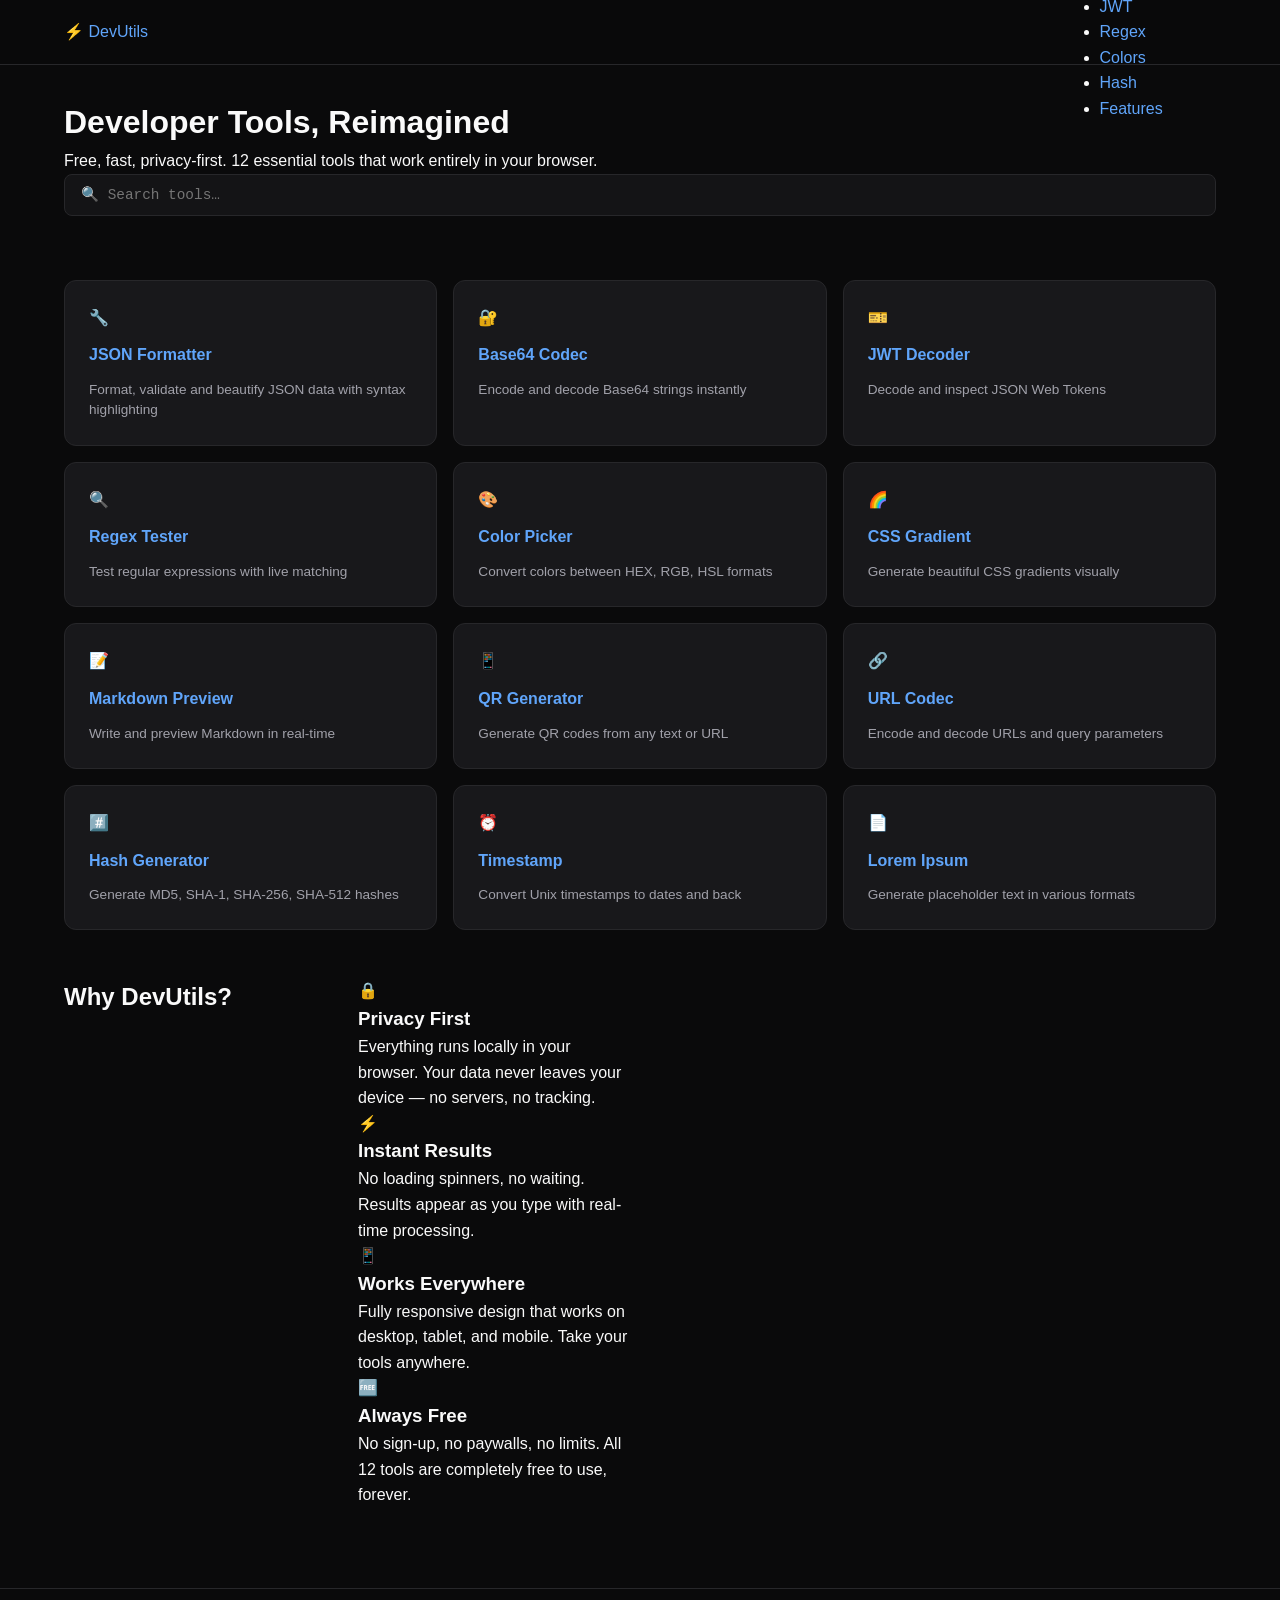
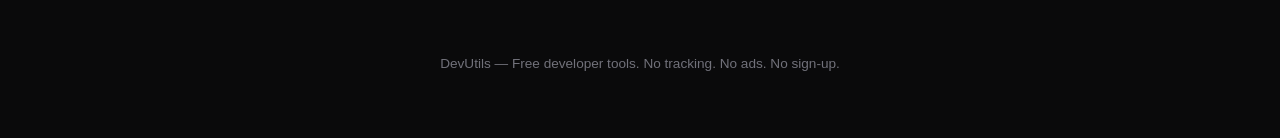
<file: index.html>
<!DOCTYPE html>
<html lang="en">
<head>
  <meta charset="UTF-8">
  <meta name="viewport" content="width=device-width, initial-scale=1.0">
  <title>DevUtils — Free Developer Tools | JSON, Base64, JWT, Regex & More</title>
  <meta name="description" content="Free, fast, privacy-first developer tools. 12 essential tools: JSON formatter, Base64, JWT decoder, regex tester, color picker, QR generator, and more. Works offline, no tracking.">
  <meta name="keywords" content="developer tools, JSON formatter, Base64 encoder, JWT decoder, regex tester, color picker, QR code generator, hash generator, timestamp converter, free online tools">
  <meta name="author" content="DevUtils">
  <meta name="robots" content="index, follow">
  <link rel="icon" type="image/svg+xml" href="favicon.svg">
  <link rel="canonical" href="https://scupro.github.io/">
  
  <!-- Open Graph -->
  <meta property="og:type" content="website">
  <meta property="og:title" content="DevUtils — Free Developer Tools">
  <meta property="og:description" content="12 free developer tools that work entirely in your browser. No tracking, no sign-up, instant results.">
  <meta property="og:url" content="https://scupro.github.io/">
  <meta property="og:site_name" content="DevUtils">
  
  <!-- Twitter -->
  <meta name="twitter:card" content="summary">
  <meta name="twitter:title" content="DevUtils — Free Developer Tools">
  <meta name="twitter:description" content="12 free developer tools that work entirely in your browser. No tracking, no sign-up, instant results.">
  
  <link rel="stylesheet" href="css/style.css">
  
  <!-- Structured Data -->
  <script type="application/ld+json">
  {
    "@context": "https://schema.org",
    "@type": "WebApplication",
    "name": "DevUtils",
    "url": "https://scupro.github.io/",
    "description": "Free, fast, privacy-first developer tools that work entirely in your browser.",
    "applicationCategory": "DeveloperApplication",
    "operatingSystem": "Any",
    "offers": { "@type": "Offer", "price": "0", "priceCurrency": "USD" },
    "browserRequirements": "Requires JavaScript"
  }
  </script>
</head>
<body>

  <!-- Navbar -->
  <nav class="navbar" id="navbar">
    <div class="container navbar-inner">
      <a href="index.html" class="brand">
        <span class="brand-icon">⚡</span> DevUtils
      </a>
      <button class="menu-toggle" id="menuToggle" aria-label="Toggle navigation">
        <span class="menu-bar"></span>
        <span class="menu-bar"></span>
        <span class="menu-bar"></span>
      </button>
      <ul class="nav-links" id="navLinks">
        <li><a href="tools/json-formatter.html">JSON Formatter</a></li>
        <li><a href="tools/base64.html">Base64</a></li>
        <li><a href="tools/jwt-decoder.html">JWT</a></li>
        <li><a href="tools/regex-tester.html">Regex</a></li>
        <li><a href="tools/color-picker.html">Colors</a></li>
        <li><a href="tools/hash-generator.html">Hash</a></li>
        <li><a href="#features">Features</a></li>
      </ul>
    </div>
  </nav>

  <!-- Hero Section -->
  <header class="hero">
    <div class="container">
      <h1 class="hero-title">Developer Tools, Reimagined</h1>
      <p class="hero-subtitle">Free, fast, privacy-first. 12 essential tools that work entirely in your browser.</p>
      <div class="search-wrapper">
        <input
          type="text"
          id="toolSearch"
          class="search-input"
          placeholder="🔍 Search tools…"
          autocomplete="off"
        >
      </div>
    </div>
  </header>

  <!-- Tools Grid -->
  <main class="container">
    <section class="tools-section">
      <div class="tools-grid" id="toolsGrid">

        <a href="tools/json-formatter.html" class="tool-card" data-name="JSON Formatter" data-keywords="json format validate beautify syntax highlighting">
          <div class="tool-icon">🔧</div>
          <h3 class="tool-name">JSON Formatter</h3>
          <p class="tool-desc">Format, validate and beautify JSON data with syntax highlighting</p>
        </a>

        <a href="tools/base64.html" class="tool-card" data-name="Base64 Codec" data-keywords="base64 encode decode codec string">
          <div class="tool-icon">🔐</div>
          <h3 class="tool-name">Base64 Codec</h3>
          <p class="tool-desc">Encode and decode Base64 strings instantly</p>
        </a>

        <a href="tools/jwt-decoder.html" class="tool-card" data-name="JWT Decoder" data-keywords="jwt json web token decode inspect">
          <div class="tool-icon">🎫</div>
          <h3 class="tool-name">JWT Decoder</h3>
          <p class="tool-desc">Decode and inspect JSON Web Tokens</p>
        </a>

        <a href="tools/regex-tester.html" class="tool-card" data-name="Regex Tester" data-keywords="regex regular expression test match pattern">
          <div class="tool-icon">🔍</div>
          <h3 class="tool-name">Regex Tester</h3>
          <p class="tool-desc">Test regular expressions with live matching</p>
        </a>

        <a href="tools/color-picker.html" class="tool-card" data-name="Color Picker" data-keywords="color picker convert hex rgb hsl">
          <div class="tool-icon">🎨</div>
          <h3 class="tool-name">Color Picker</h3>
          <p class="tool-desc">Convert colors between HEX, RGB, HSL formats</p>
        </a>

        <a href="tools/css-gradient.html" class="tool-card" data-name="CSS Gradient" data-keywords="css gradient generate visual linear radial">
          <div class="tool-icon">🌈</div>
          <h3 class="tool-name">CSS Gradient</h3>
          <p class="tool-desc">Generate beautiful CSS gradients visually</p>
        </a>

        <a href="tools/markdown.html" class="tool-card" data-name="Markdown Preview" data-keywords="markdown preview write realtime">
          <div class="tool-icon">📝</div>
          <h3 class="tool-name">Markdown Preview</h3>
          <p class="tool-desc">Write and preview Markdown in real-time</p>
        </a>

        <a href="tools/qr-generator.html" class="tool-card" data-name="QR Generator" data-keywords="qr code generate text url">
          <div class="tool-icon">📱</div>
          <h3 class="tool-name">QR Generator</h3>
          <p class="tool-desc">Generate QR codes from any text or URL</p>
        </a>

        <a href="tools/url-codec.html" class="tool-card" data-name="URL Codec" data-keywords="url encode decode codec query parameters">
          <div class="tool-icon">🔗</div>
          <h3 class="tool-name">URL Codec</h3>
          <p class="tool-desc">Encode and decode URLs and query parameters</p>
        </a>

        <a href="tools/hash-generator.html" class="tool-card" data-name="Hash Generator" data-keywords="hash md5 sha sha1 sha256 sha512 generate">
          <div class="tool-icon">#️⃣</div>
          <h3 class="tool-name">Hash Generator</h3>
          <p class="tool-desc">Generate MD5, SHA-1, SHA-256, SHA-512 hashes</p>
        </a>

        <a href="tools/timestamp.html" class="tool-card" data-name="Timestamp" data-keywords="timestamp unix epoch date convert time">
          <div class="tool-icon">⏰</div>
          <h3 class="tool-name">Timestamp</h3>
          <p class="tool-desc">Convert Unix timestamps to dates and back</p>
        </a>

        <a href="tools/lorem-ipsum.html" class="tool-card" data-name="Lorem Ipsum" data-keywords="lorem ipsum placeholder text generate">
          <div class="tool-icon">📄</div>
          <h3 class="tool-name">Lorem Ipsum</h3>
          <p class="tool-desc">Generate placeholder text in various formats</p>
        </a>

      </div>

      <!-- No results message -->
      <p class="no-results" id="noResults" style="display:none;">No tools found matching your search.</p>
    </section>

    <!-- Features Section -->
    <section class="features" id="features">
      <h2 class="section-title">Why DevUtils?</h2>
      <div class="features-grid">
        <div class="feature-card">
          <div class="feature-icon">🔒</div>
          <h3 class="feature-title">Privacy First</h3>
          <p class="feature-desc">Everything runs locally in your browser. Your data never leaves your device — no servers, no tracking.</p>
        </div>
        <div class="feature-card">
          <div class="feature-icon">⚡</div>
          <h3 class="feature-title">Instant Results</h3>
          <p class="feature-desc">No loading spinners, no waiting. Results appear as you type with real-time processing.</p>
        </div>
        <div class="feature-card">
          <div class="feature-icon">📱</div>
          <h3 class="feature-title">Works Everywhere</h3>
          <p class="feature-desc">Fully responsive design that works on desktop, tablet, and mobile. Take your tools anywhere.</p>
        </div>
        <div class="feature-card">
          <div class="feature-icon">🆓</div>
          <h3 class="feature-title">Always Free</h3>
          <p class="feature-desc">No sign-up, no paywalls, no limits. All 12 tools are completely free to use, forever.</p>
        </div>
      </div>
    </section>
  </main>

  <!-- Footer -->
  <footer class="footer">
    <div class="container">
      <p>DevUtils — Free developer tools. No tracking. No ads. No sign-up.</p>
    </div>
  </footer>

  <!-- Inline Scripts -->
  <script>
    // Mobile menu toggle
    (function () {
      const toggle = document.getElementById('menuToggle');
      const navLinks = document.getElementById('navLinks');

      toggle.addEventListener('click', function () {
        navLinks.classList.toggle('open');
        toggle.classList.toggle('active');
      });

      // Close menu when a link is clicked
      navLinks.querySelectorAll('a').forEach(function (link) {
        link.addEventListener('click', function () {
          navLinks.classList.remove('open');
          toggle.classList.remove('active');
        });
      });
    })();

    // Tool search / filter
    (function () {
      const searchInput = document.getElementById('toolSearch');
      const grid = document.getElementById('toolsGrid');
      const cards = grid.querySelectorAll('.tool-card');
      const noResults = document.getElementById('noResults');

      searchInput.addEventListener('input', function () {
        const query = this.value.toLowerCase().trim();
        let visibleCount = 0;

        cards.forEach(function (card) {
          const name = card.getAttribute('data-name').toLowerCase();
          const keywords = card.getAttribute('data-keywords').toLowerCase();
          const desc = card.querySelector('.tool-desc').textContent.toLowerCase();
          const match = !query || name.includes(query) || keywords.includes(query) || desc.includes(query);

          card.style.display = match ? '' : 'none';
          if (match) visibleCount++;
        });

        noResults.style.display = visibleCount === 0 ? '' : 'none';
      });
    })();
  </script>

</body>
</html>
</file>
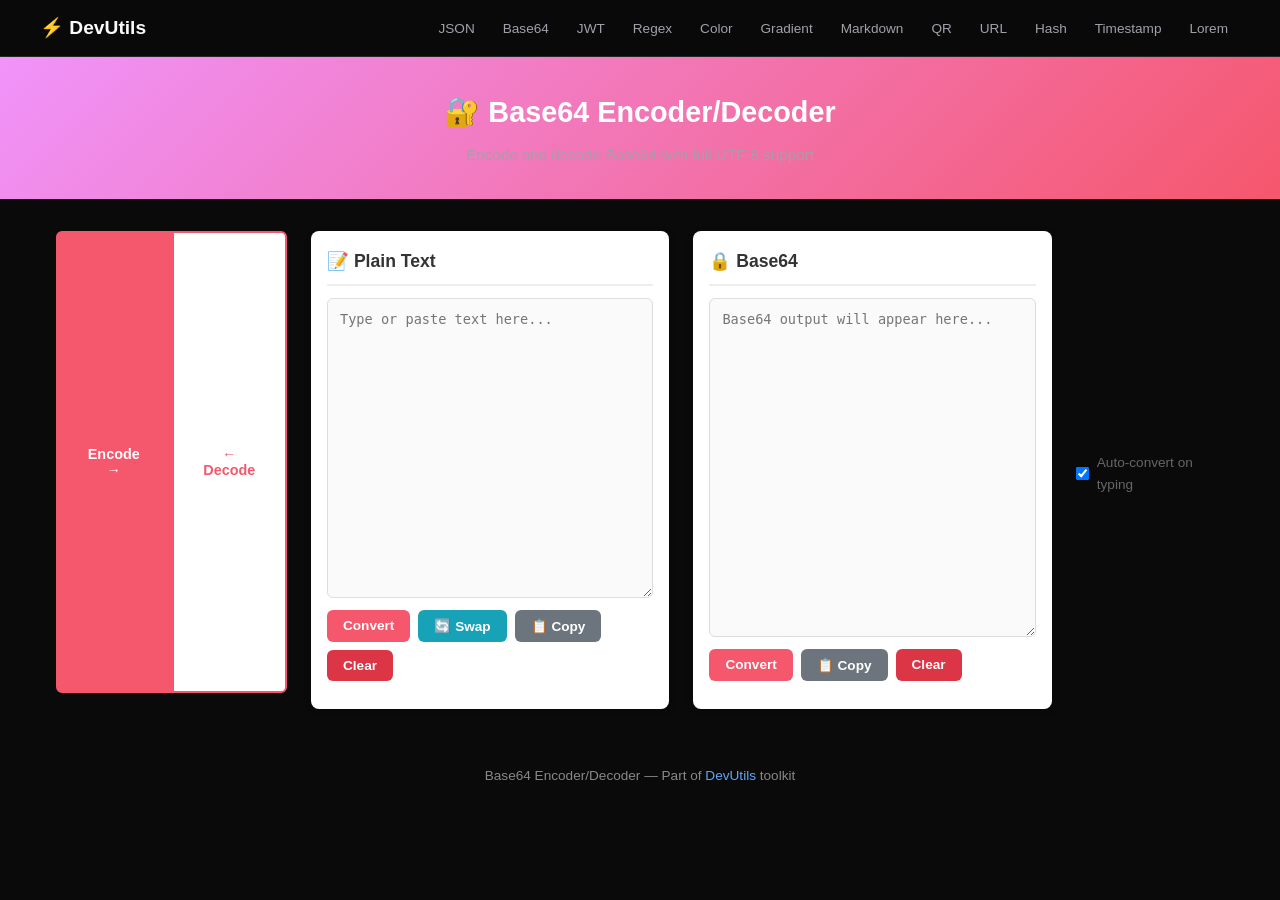
<file: tools/base64.html>
<!DOCTYPE html>
<html lang="en">
<head>
<meta charset="UTF-8">
<meta name="viewport" content="width=device-width, initial-scale=1.0">
<title>Base64 Encoder/Decoder - DevUtils</title>
<link rel="stylesheet" href="../css/style.css">
<style>
  .tool-header{background:linear-gradient(135deg,#f093fb 0%,#f5576c 100%);color:#fff;padding:2rem 1rem;text-align:center}
  .tool-header h1{margin:0;font-size:1.8rem}
  .tool-header p{margin:.5rem 0 0;opacity:.9}
  .tool-area{max-width:1200px;margin:1.5rem auto;padding:0 1rem}
  .mode-toggle{display:flex;justify-content:center;gap:0;margin-bottom:1rem}
  .mode-btn{padding:.6rem 1.5rem;border:2px solid #f5576c;background:#fff;color:#f5576c;font-weight:600;cursor:pointer;font-size:.9rem;transition:all .2s}
  .mode-btn:first-child{border-radius:6px 0 0 6px}
  .mode-btn:last-child{border-radius:0 6px 6px 0}
  .mode-btn.active{background:#f5576c;color:#fff}
  .mode-btn:hover:not(.active){background:#fff0f3}
  .panels{display:grid;grid-template-columns:1fr 1fr;gap:1.5rem}
  @media(max-width:768px){.panels{grid-template-columns:1fr}}
  .panel{background:#fff;border-radius:8px;box-shadow:0 2px 8px rgba(0,0,0,.08);padding:1rem;display:flex;flex-direction:column}
  .panel h2{margin:0 0 .75rem;font-size:1.1rem;color:#333;border-bottom:2px solid #eee;padding-bottom:.5rem}
  textarea{width:100%;min-height:300px;font-family:'Fira Code',monospace,Consolas;font-size:.85rem;border:1px solid #ddd;border-radius:6px;padding:.75rem;resize:vertical;background:#fafafa;color:#333;box-sizing:border-box}
  textarea:focus{outline:none;border-color:#f5576c;box-shadow:0 0 0 3px rgba(245,87,108,.15)}
  .btn-row{display:flex;flex-wrap:wrap;gap:.5rem;margin:.75rem 0}
  .btn{padding:.5rem 1rem;border:none;border-radius:6px;cursor:pointer;font-size:.85rem;font-weight:600;transition:all .2s}
  .btn:hover{transform:translateY(-1px);box-shadow:0 2px 6px rgba(0,0,0,.15)}
  .btn:active{transform:translateY(0)}
  .btn-primary{background:#f5576c;color:#fff}
  .btn-secondary{background:#6c757d;color:#fff}
  .btn-info{background:#17a2b8;color:#fff}
  .btn-warning{background:#ffc107;color:#333}
  .btn-danger{background:#dc3545;color:#fff}
  .auto-label{display:flex;align-items:center;gap:.5rem;font-size:.85rem;color:#666;margin-top:.5rem}
  .auto-label input{width:auto}
  .error-msg{background:#f8d7da;color:#721c24;border:1px solid #f5c6cb;border-radius:6px;padding:.75rem;margin-top:.5rem;font-family:monospace;white-space:pre-wrap;display:none}
  footer{text-align:center;padding:2rem 1rem;color:#888;font-size:.85rem}
</style>
</head>
<body>
<nav class="navbar"><div class="navbar-inner">
<a class="navbar-brand" href="../index.html">⚡ DevUtils</a>
<button class="menu-toggle" onclick="document.querySelector('.navbar-links').classList.toggle('open')">☰</button>
<ul class="navbar-links">
  <li><a href="json-formatter.html">JSON</a></li>
  <li><a href="base64.html">Base64</a></li>
  <li><a href="jwt-decoder.html">JWT</a></li>
  <li><a href="regex-tester.html">Regex</a></li>
  <li><a href="color-picker.html">Color</a></li>
  <li><a href="css-gradient.html">Gradient</a></li>
  <li><a href="markdown.html">Markdown</a></li>
  <li><a href="qr-generator.html">QR</a></li>
  <li><a href="url-codec.html">URL</a></li>
  <li><a href="hash-generator.html">Hash</a></li>
  <li><a href="timestamp.html">Timestamp</a></li>
  <li><a href="lorem-ipsum.html">Lorem</a></li>
</ul>
</div></nav>

<div class="tool-header">
  <h1>🔐 Base64 Encoder/Decoder</h1>
  <p>Encode and decode Base64 with full UTF-8 support</p>
</div>

<div class="tool-area">
  <div class="mode-toggle">
    <button class="mode-btn active" id="modeEncode" onclick="setMode('encode')">Encode →</button>
    <button class="mode-btn" id="modeDecode" onclick="setMode('decode')">← Decode</button>
  </div>

  <div class="panels">
    <div class="panel">
      <h2 id="leftLabel">📝 Plain Text</h2>
      <textarea id="plainInput" placeholder="Type or paste text here..."></textarea>
      <div class="btn-row">
        <button class="btn btn-primary" onclick="convert()">Convert</button>
        <button class="btn btn-info" onclick="swapFields()">🔄 Swap</button>
        <button class="btn btn-secondary" onclick="copyText('plainInput')">📋 Copy</button>
        <button class="btn btn-danger" onclick="clearField('plainInput')">Clear</button>
      </div>
    </div>
    <div class="panel">
      <h2 id="rightLabel">🔒 Base64</h2>
      <textarea id="base64Input" placeholder="Base64 output will appear here..."></textarea>
      <div class="btn-row">
        <button class="btn btn-primary" onclick="convert()">Convert</button>
        <button class="btn btn-secondary" onclick="copyText('base64Input')">📋 Copy</button>
        <button class="btn btn-danger" onclick="clearField('base64Input')">Clear</button>
      </div>
    </div>
  </div>

  <label class="auto-label">
    <input type="checkbox" id="autoConvert" checked> Auto-convert on typing
  </label>
  <div id="errorMsg" class="error-msg"></div>
</div>

<footer>
  <p>Base64 Encoder/Decoder — Part of <a href="../index.html">DevUtils</a> toolkit</p>
</footer>

<script>
const plainEl = document.getElementById('plainInput');
const base64El = document.getElementById('base64Input');
const autoCheck = document.getElementById('autoConvert');
const errorEl = document.getElementById('errorMsg');
let currentMode = 'encode';
let debounceTimer = null;

function setMode(mode) {
  currentMode = mode;
  document.getElementById('modeEncode').classList.toggle('active', mode === 'encode');
  document.getElementById('modeDecode').classList.toggle('active', mode === 'decode');
  document.getElementById('leftLabel').textContent = mode === 'encode' ? '📝 Plain Text' : '🔒 Base64';
  document.getElementById('rightLabel').textContent = mode === 'encode' ? '🔒 Base64' : '📝 Plain Text';
}

// UTF-8 safe Base64 encode
function utf8ToBase64(str) {
  const bytes = new TextEncoder().encode(str);
  let binary = '';
  for (let i = 0; i < bytes.length; i++) {
    binary += String.fromCharCode(bytes[i]);
  }
  return btoa(binary);
}

// UTF-8 safe Base64 decode
function base64ToUtf8(b64) {
  const binary = atob(b64);
  const bytes = new Uint8Array(binary.length);
  for (let i = 0; i < binary.length; i++) {
    bytes[i] = binary.charCodeAt(i);
  }
  return new TextDecoder().decode(bytes);
}

function convert() {
  hideError();
  if (currentMode === 'encode') {
    try {
      const result = utf8ToBase64(plainEl.value);
      base64El.value = result;
    } catch (e) {
      showError('Encoding error: ' + e.message);
    }
  } else {
    try {
      const result = base64ToUtf8(plainEl.value.trim());
      base64El.value = result;
    } catch (e) {
      showError('Decoding error: Invalid Base64 string — ' + e.message);
    }
  }
}

function swapFields() {
  const tmp = plainEl.value;
  plainEl.value = base64El.value;
  base64El.value = tmp;
  setMode(currentMode === 'encode' ? 'decode' : 'encode');
}

function copyText(id) {
  const el = document.getElementById(id);
  if (!el.value) return;
  navigator.clipboard.writeText(el.value).then(() => {
    const btn = el.closest('.panel').querySelector('.btn-secondary');
    const orig = btn.textContent;
    btn.textContent = '✅ Copied!';
    setTimeout(() => btn.textContent = orig, 1500);
  });
}

function clearField(id) {
  document.getElementById(id).value = '';
  // Clear the other field too if auto is on
  if (id === 'plainInput') base64El.value = '';
  else plainEl.value = '';
}

function showError(msg) {
  errorEl.textContent = msg;
  errorEl.style.display = 'block';
}

function hideError() {
  errorEl.style.display = 'none';
}

function debouncedConvert() {
  if (!autoCheck.checked) return;
  clearTimeout(debounceTimer);
  debounceTimer = setTimeout(convert, 300);
}

plainEl.addEventListener('input', debouncedConvert);
</script>
</body>
</html>
</file>
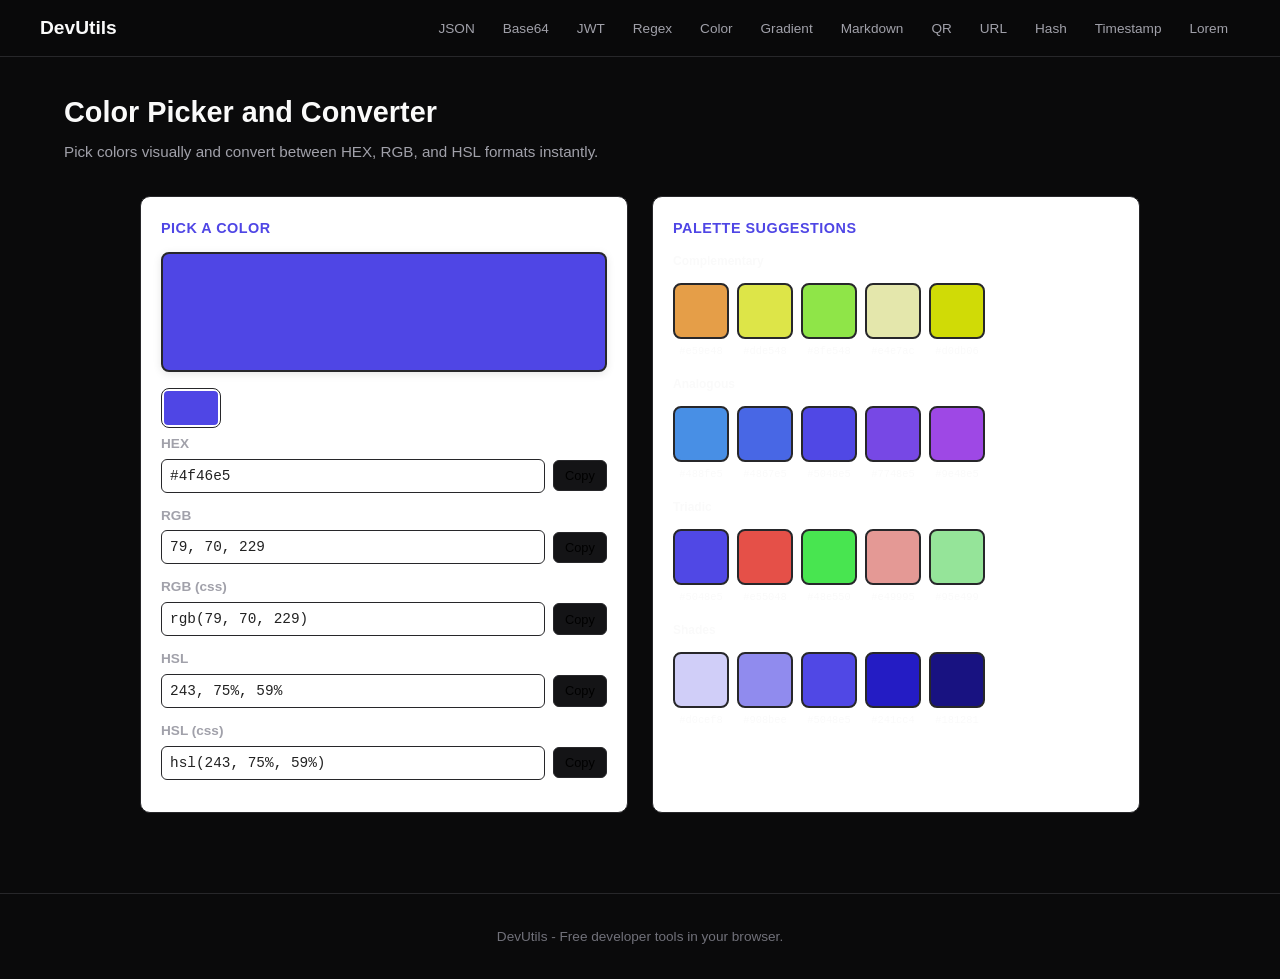
<file: tools/color-picker.html>
<!DOCTYPE html>
<html lang="en">
<head>
<meta charset="UTF-8">
<meta name="viewport" content="width=device-width, initial-scale=1.0">
<title>Color Picker - DevUtils</title>
<link rel="stylesheet" href="../css/style.css">
<style>
.tool-layout{display:grid;grid-template-columns:1fr 1fr;gap:1.5rem;max-width:1000px;margin:0 auto}
@media(max-width:768px){.tool-layout{grid-template-columns:1fr}}
.color-preview{width:100%;height:120px;border-radius:8px;border:2px solid var(--border,#ddd);margin-bottom:1rem;box-shadow:0 2px 8px rgba(0,0,0,.1)}
.native-picker{width:100%;height:50px;border:none;cursor:pointer;border-radius:6px;padding:0;background:none}
.native-picker::-webkit-color-swatch-wrapper{padding:0}
.native-picker::-webkit-color-swatch{border:2px solid var(--border,#ddd);border-radius:6px}
.input-group{margin-bottom:.75rem}
.input-group label{display:block;font-weight:600;margin-bottom:.25rem;font-size:.85rem;color:var(--text-secondary,#666)}
.input-row{display:flex;gap:.5rem;align-items:center}
.input-row input{flex:1;padding:.5rem;border:1px solid var(--border,#ddd);border-radius:6px;font-family:monospace;font-size:.9rem;background:var(--bg,#fff);color:var(--text,#222)}
.copy-btn{padding:.45rem .7rem;border:1px solid var(--border,#ddd);border-radius:6px;background:var(--bg-secondary,#f5f5f5);cursor:pointer;font-size:.8rem;white-space:nowrap;transition:all .2s}
.copy-btn:hover{background:var(--primary,#4f46e5);color:#fff;border-color:var(--primary,#4f46e5)}
.palette-section h3{font-size:1rem;margin-bottom:.75rem}
.palette-row{display:flex;gap:.5rem;flex-wrap:wrap;margin-bottom:1rem;align-items:flex-start}
.palette-row .plabel{font-size:.75rem;font-weight:600;width:100%;margin-bottom:.25rem}
.swatch{width:56px;height:56px;border-radius:8px;border:2px solid var(--border,#ddd);cursor:pointer;transition:transform .15s}
.swatch:hover{transform:scale(1.08)}
.swatch-info{font-size:.65rem;text-align:center;margin-top:.2rem;font-family:monospace}
.section-title{font-size:.9rem;font-weight:700;margin-bottom:.75rem;text-transform:uppercase;letter-spacing:.5px;color:var(--primary,#4f46e5)}
.panel{background:var(--bg,#fff);border:1px solid var(--border,#ddd);border-radius:10px;padding:1.25rem}
</style>
</head>
<body>
<nav class="navbar"><div class="navbar-inner">
<a class="navbar-brand" href="../index.html">DevUtils</a>
<button class="menu-toggle" onclick="document.querySelector('.navbar-links').classList.toggle('open')">☰</button>
<ul class="navbar-links">
  <li><a href="json-formatter.html">JSON</a></li>
  <li><a href="base64.html">Base64</a></li>
  <li><a href="jwt-decoder.html">JWT</a></li>
  <li><a href="regex-tester.html">Regex</a></li>
  <li><a href="color-picker.html">Color</a></li>
  <li><a href="css-gradient.html">Gradient</a></li>
  <li><a href="markdown.html">Markdown</a></li>
  <li><a href="qr-generator.html">QR</a></li>
  <li><a href="url-codec.html">URL</a></li>
  <li><a href="hash-generator.html">Hash</a></li>
  <li><a href="timestamp.html">Timestamp</a></li>
  <li><a href="lorem-ipsum.html">Lorem</a></li>
</ul>
</div></nav>

<main class="container">
  <div class="tool-header">
    <h1>Color Picker and Converter</h1>
    <p>Pick colors visually and convert between HEX, RGB, and HSL formats instantly.</p>
  </div>

  <div class="tool-layout">
    <div class="panel">
      <div class="section-title">Pick a Color</div>
      <div class="color-preview" id="colorPreview"></div>
      <input type="color" id="nativePicker" class="native-picker" value="#4f46e5">
      <div class="input-group"><label>HEX</label><div class="input-row"><input type="text" id="hexInput" value="#4f46e5" maxlength="7" spellcheck="false"><button class="copy-btn" onclick="copyVal('hexInput')">Copy</button></div></div>
      <div class="input-group"><label>RGB</label><div class="input-row"><input type="text" id="rgbInput" value="79, 70, 229" spellcheck="false"><button class="copy-btn" onclick="copyVal('rgbInput')">Copy</button></div></div>
      <div class="input-group"><label>RGB (css)</label><div class="input-row"><input type="text" id="rgbCss" value="rgb(79, 70, 229)" spellcheck="false" readonly><button class="copy-btn" onclick="copyVal('rgbCss')">Copy</button></div></div>
      <div class="input-group"><label>HSL</label><div class="input-row"><input type="text" id="hslInput" value="243, 74%, 59%" spellcheck="false"><button class="copy-btn" onclick="copyVal('hslInput')">Copy</button></div></div>
      <div class="input-group"><label>HSL (css)</label><div class="input-row"><input type="text" id="hslCss" value="hsl(243, 74%, 59%)" spellcheck="false" readonly><button class="copy-btn" onclick="copyVal('hslCss')">Copy</button></div></div>
    </div>
    <div class="panel">
      <div class="section-title">Palette Suggestions</div>
      <div id="paletteArea"></div>
    </div>
  </div>
</main>

<footer class="footer"><p>DevUtils - Free developer tools in your browser.</p></footer>

<script>
(function(){
  var picker=document.getElementById('nativePicker');
  var hexIn=document.getElementById('hexInput');
  var rgbIn=document.getElementById('rgbInput');
  var rgbCss=document.getElementById('rgbCss');
  var hslIn=document.getElementById('hslInput');
  var hslCss=document.getElementById('hslCss');
  var preview=document.getElementById('colorPreview');
  var palArea=document.getElementById('paletteArea');
  var busy=false;

  function hex2rgb(h){h=h.replace('#','');if(h.length===3)h=h[0]+h[0]+h[1]+h[1]+h[2]+h[2];return{r:parseInt(h.substr(0,2),16),g:parseInt(h.substr(2,2),16),b:parseInt(h.substr(4,2),16)};}
  function rgb2hex(r,g,b){return '#'+[r,g,b].map(function(x){var h=Math.round(Math.max(0,Math.min(255,x))).toString(16);return h.length===1?'0'+h:h;}).join('');}
  function rgb2hsl(r,g,b){r/=255;g/=255;b/=255;var mx=Math.max(r,g,b),mn=Math.min(r,g,b),h,s,l=(mx+mn)/2;if(mx===mn){h=s=0;}else{var d=mx-mn;s=l>0.5?d/(2-mx-mn):d/(mx+mn);switch(mx){case r:h=((g-b)/d+(g<b?6:0))/6;break;case g:h=((b-r)/d+2)/6;break;case b:h=((r-g)/d+4)/6;break;}}return{h:Math.round(h*360),s:Math.round(s*100),l:Math.round(l*100)};}
  function hsl2rgb(h,s,l){h/=360;s/=100;l/=100;var r,g,b;if(s===0){r=g=b=l;}else{var q=l<0.5?l*(1+s):l+s-l*s,p=2*l-q;function h2r(p2,q2,t){if(t<0)t+=1;if(t>1)t-=1;if(t<1/6)return p2+(q2-p2)*6*t;if(t<1/2)return q2;if(t<2/3)return p2+(q2-p2)*(2/3-t)*6;return p2;}r=h2r(p,q,h+1/3);g=h2r(p,q,h);b=h2r(p,q,h-1/3);}return{r:Math.round(r*255),g:Math.round(g*255),b:Math.round(b*255)};}

  function update(src,hex,rgb,hsl){
    if(busy)return;busy=true;
    var h=hex||rgb2hex(rgb.r,rgb.g,rgb.b);
    var r=rgb||hex2rgb(h);
    var hl=hsl||rgb2hsl(r.r,r.g,r.b);
    if(src!=='picker')picker.value=h;
    if(src!=='hex')hexIn.value=h;
    if(src!=='rgb')rgbIn.value=r.r+', '+r.g+', '+r.b;
    rgbCss.value='rgb('+r.r+', '+r.g+', '+r.b+')';
    if(src!=='hsl')hslIn.value=hl.h+', '+hl.s+'%, '+hl.l+'%';
    hslCss.value='hsl('+hl.h+', '+hl.s+'%, '+hl.l+'%)';
    preview.style.background=h;
    buildPalette(hl);
    busy=false;
  }

  function buildPalette(hsl){
    var h=hsl.h,s=hsl.s,l=hsl.l;
    var types=[
      {label:'Complementary',colors:[{h:(h+150)%360,s:s,l:l},{h:(h+180)%360,s:s,l:l},{h:(h+210)%360,s:s,l:l},{h:(h+180)%360,s:Math.max(s-20,10),l:Math.min(l+20,90)},{h:(h+180)%360,s:Math.min(s+20,100),l:Math.max(l-15,10)}]},
      {label:'Analogous',colors:[{h:(h+330)%360,s:s,l:l},{h:(h+345)%360,s:s,l:l},{h:h,s:s,l:l},{h:(h+15)%360,s:s,l:l},{h:(h+30)%360,s:s,l:l}]},
      {label:'Triadic',colors:[{h:h,s:s,l:l},{h:(h+120)%360,s:s,l:l},{h:(h+240)%360,s:s,l:l},{h:(h+120)%360,s:Math.max(s-15,10),l:Math.min(l+15,90)},{h:(h+240)%360,s:Math.max(s-15,10),l:Math.min(l+15,90)}]},
      {label:'Shades',colors:[{h:h,s:s,l:Math.min(l+30,95)},{h:h,s:s,l:Math.min(l+15,90)},{h:h,s:s,l:l},{h:h,s:s,l:Math.max(l-15,10)},{h:h,s:s,l:Math.max(l-30,5)}]}
    ];
    var html='';
    types.forEach(function(t){
      html+='<div class="palette-row"><div class="plabel">'+t.label+'</div>';
      t.colors.forEach(function(c){
        var rgb=hsl2rgb(c.h,c.s,c.l);
        var hx=rgb2hex(rgb.r,rgb.g,rgb.b);
        html+='<div><div class="swatch" style="background:'+hx+'" onclick="window._pick(\''+hx+'\')" title="'+hx+'"></div><div class="swatch-info">'+hx+'</div></div>';
      });
      html+='</div>';
    });
    palArea.innerHTML=html;
  }

  picker.addEventListener('input',function(){update('picker',this.value,null,null);});
  hexIn.addEventListener('input',function(){var v=this.value.trim();if(!v.startsWith('#'))v='#'+v;if(/^#[0-9a-fA-F]{6}$/.test(v)){update('hex',v,null,null);}});
  rgbIn.addEventListener('input',function(){var p=this.value.split(',').map(function(x){return parseInt(x.trim());});if(p.length===3&&p.every(function(x){return !isNaN(x)&&x>=0&&x<=255;})){update('rgb',null,{r:p[0],g:p[1],b:p[2]},null);}});
  hslIn.addEventListener('input',function(){var p=this.value.replace(/%/g,'').split(',').map(function(x){return parseFloat(x.trim());});if(p.length===3&&p.every(function(x){return !isNaN(x);})){update('hsl',null,null,{h:Math.max(0,Math.min(360,p[0])),s:Math.max(0,Math.min(100,p[1])),l:Math.max(0,Math.min(100,p[2]))});}});

  window._pick=function(hex){var r=hex2rgb(hex);update('palette',hex,r,null);};
  window.copyVal=function(id){var el=document.getElementById(id);navigator.clipboard.writeText(el.value).then(function(){var btn=el.parentElement.querySelector('.copy-btn');var o=btn.textContent;btn.textContent='Copied!';setTimeout(function(){btn.textContent=o;},1200);});};

  update('picker','#4f46e5',null,null);
})();
</script>
</body>
</html>
</file>
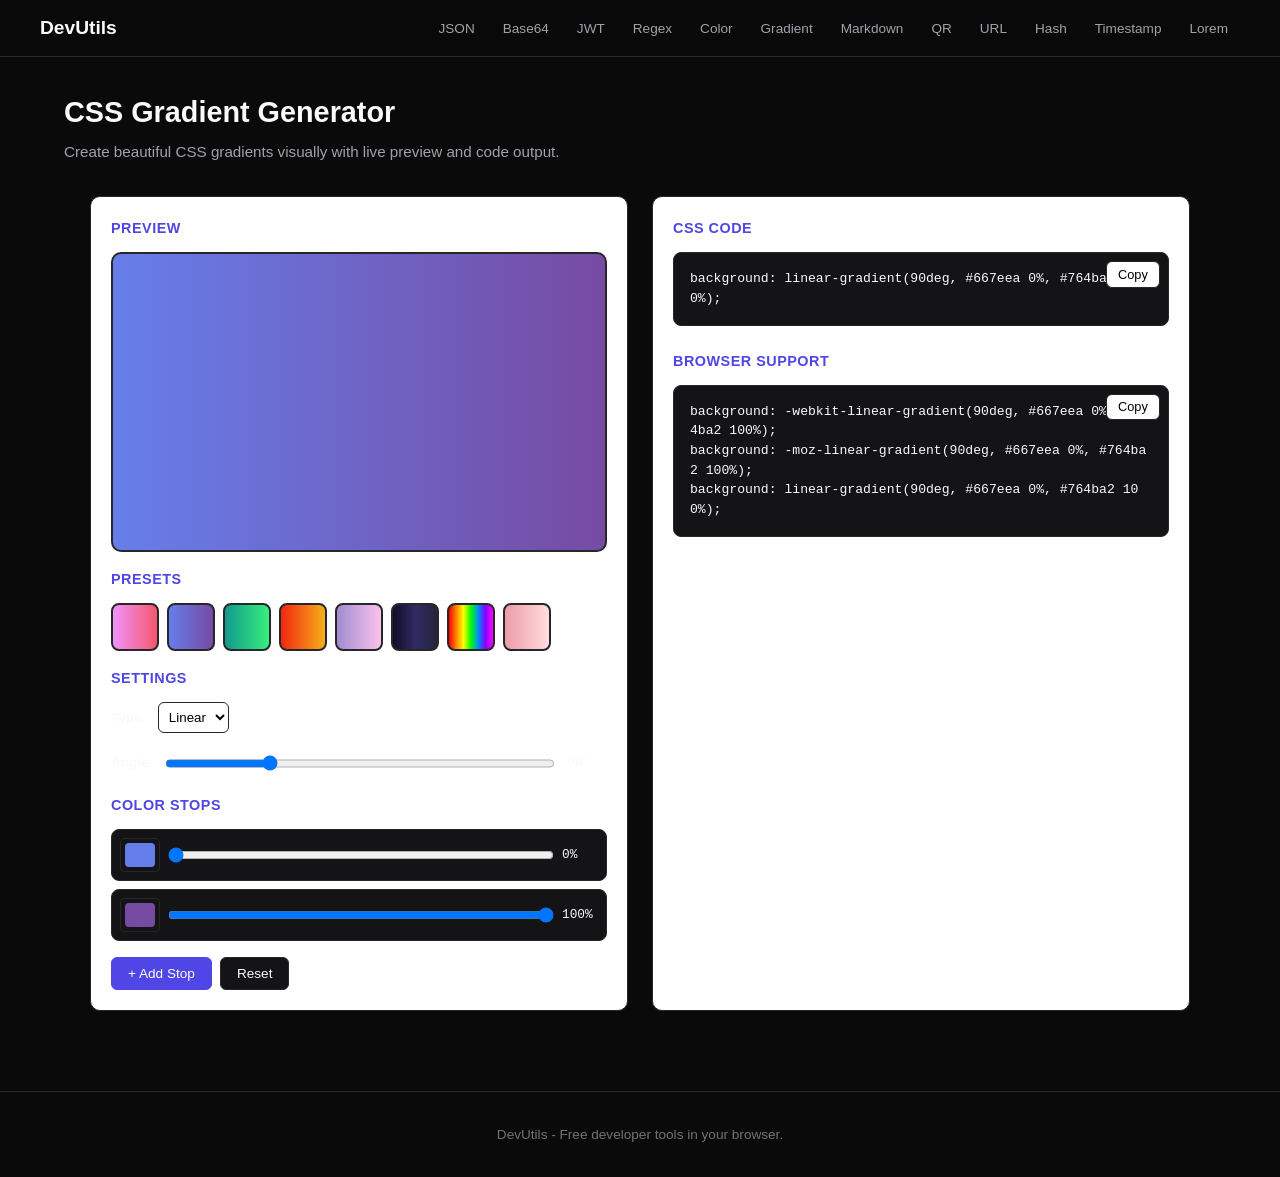
<file: tools/css-gradient.html>
<!DOCTYPE html>
<html lang="en">
<head>
<meta charset="UTF-8">
<meta name="viewport" content="width=device-width, initial-scale=1.0">
<title>CSS Gradient Generator - DevUtils</title>
<link rel="stylesheet" href="../css/style.css">
<style>
.tool-layout{display:grid;grid-template-columns:1fr 1fr;gap:1.5rem;max-width:1100px;margin:0 auto}
@media(max-width:900px){.tool-layout{grid-template-columns:1fr}}
.panel{background:var(--bg,#fff);border:1px solid var(--border,#ddd);border-radius:10px;padding:1.25rem}
.section-title{font-size:.9rem;font-weight:700;margin-bottom:.75rem;text-transform:uppercase;letter-spacing:.5px;color:var(--primary,#4f46e5)}
.gradient-preview{width:100%;height:300px;border-radius:10px;border:2px solid var(--border,#ddd);margin-bottom:1rem}
.controls-row{display:flex;gap:.75rem;margin-bottom:1rem;flex-wrap:wrap;align-items:center}
.controls-row label{font-weight:600;font-size:.85rem}
.controls-row select,.controls-row input[type="range"]{padding:.35rem;border:1px solid var(--border,#ddd);border-radius:6px;background:var(--bg,#fff)}
.controls-row input[type="range"]{flex:1;min-width:100px}
.angle-val{font-family:monospace;font-size:.85rem;min-width:40px}
.stop-list{display:flex;flex-direction:column;gap:.5rem;margin-bottom:1rem}
.stop-item{display:flex;gap:.5rem;align-items:center;padding:.5rem;background:var(--bg-secondary,#f9f9f9);border-radius:8px;border:1px solid var(--border,#eee)}
.stop-item input[type="color"]{width:40px;height:34px;border:1px solid var(--border,#ddd);border-radius:4px;padding:2px;cursor:pointer}
.stop-item input[type="range"]{flex:1}
.stop-item .pos-val{font-family:monospace;font-size:.8rem;min-width:36px}
.stop-item .remove-btn{background:#ef4444;color:#fff;border:none;border-radius:4px;padding:.3rem .6rem;cursor:pointer;font-size:.8rem}
.stop-item .remove-btn:hover{background:#dc2626}
.btn{padding:.5rem 1rem;border:1px solid var(--border,#ddd);border-radius:6px;cursor:pointer;font-size:.85rem;transition:all .2s}
.btn-primary{background:var(--primary,#4f46e5);color:#fff;border-color:var(--primary,#4f46e5)}
.btn-primary:hover{opacity:.9}
.btn-secondary{background:var(--bg-secondary,#f5f5f5)}
.btn-secondary:hover{background:var(--border,#ddd)}
.css-output{background:var(--bg-secondary,#f5f5f5);border:1px solid var(--border,#ddd);border-radius:8px;padding:1rem;font-family:monospace;font-size:.82rem;white-space:pre-wrap;word-break:break-all;position:relative;max-height:200px;overflow-y:auto;line-height:1.5}
.copy-btn{position:absolute;top:.5rem;right:.5rem;padding:.3rem .7rem;border:1px solid var(--border,#ddd);border-radius:6px;background:#fff;cursor:pointer;font-size:.8rem}
.copy-btn:hover{background:var(--primary,#4f46e5);color:#fff}
.presets{display:flex;flex-wrap:wrap;gap:.5rem;margin-bottom:1rem}
.preset-swatch{width:48px;height:48px;border-radius:8px;border:2px solid var(--border,#ddd);cursor:pointer;transition:transform .15s}
.preset-swatch:hover{transform:scale(1.1)}
.shape-toggle{display:flex;gap:.5rem}
.shape-toggle button{padding:.35rem .7rem;border:1px solid var(--border,#ddd);border-radius:6px;cursor:pointer;background:var(--bg,#fff);font-size:.8rem}
.shape-toggle button.active{background:var(--primary,#4f46e5);color:#fff;border-color:var(--primary,#4f46e5)}
</style>
</head>
<body>
<nav class="navbar"><div class="navbar-inner">
<a class="navbar-brand" href="../index.html">DevUtils</a>
<button class="menu-toggle" onclick="document.querySelector('.navbar-links').classList.toggle('open')">☰</button>
<ul class="navbar-links">
  <li><a href="json-formatter.html">JSON</a></li>
  <li><a href="base64.html">Base64</a></li>
  <li><a href="jwt-decoder.html">JWT</a></li>
  <li><a href="regex-tester.html">Regex</a></li>
  <li><a href="color-picker.html">Color</a></li>
  <li><a href="css-gradient.html">Gradient</a></li>
  <li><a href="markdown.html">Markdown</a></li>
  <li><a href="qr-generator.html">QR</a></li>
  <li><a href="url-codec.html">URL</a></li>
  <li><a href="hash-generator.html">Hash</a></li>
  <li><a href="timestamp.html">Timestamp</a></li>
  <li><a href="lorem-ipsum.html">Lorem</a></li>
</ul>
</div></nav>

<main class="container">
  <div class="tool-header">
    <h1>CSS Gradient Generator</h1>
    <p>Create beautiful CSS gradients visually with live preview and code output.</p>
  </div>
  <div class="tool-layout">
    <div class="panel">
      <div class="section-title">Preview</div>
      <div class="gradient-preview" id="preview"></div>
      <div class="section-title">Presets</div>
      <div class="presets" id="presets"></div>
      <div class="section-title">Settings</div>
      <div class="controls-row">
        <label>Type:</label>
        <select id="gradType" onchange="render()">
          <option value="linear">Linear</option>
          <option value="radial">Radial</option>
        </select>
      </div>
      <div class="controls-row" id="angleRow">
        <label>Angle:</label>
        <input type="range" id="angle" min="0" max="360" value="90" oninput="render();document.getElementById('angleVal').textContent=this.value+'°'">
        <span class="angle-val" id="angleVal">90°</span>
      </div>
      <div class="controls-row" id="shapeRow" style="display:none">
        <label>Shape:</label>
        <div class="shape-toggle">
          <button id="shapeCircle" class="active" onclick="setShape('circle')">Circle</button>
          <button id="shapeEllipse" onclick="setShape('ellipse')">Ellipse</button>
        </div>
      </div>
      <div class="section-title">Color Stops</div>
      <div class="stop-list" id="stopList"></div>
      <div style="display:flex;gap:.5rem">
        <button class="btn btn-primary" onclick="addStop('#ffffff',50)">+ Add Stop</button>
        <button class="btn btn-secondary" onclick="resetStops()">Reset</button>
      </div>
    </div>
    <div class="panel">
      <div class="section-title">CSS Code</div>
      <div class="css-output" id="output"><button class="copy-btn" onclick="copyCSS()">Copy</button><span id="codeText"></span></div>
      <div class="section-title" style="margin-top:1.5rem">Browser Support</div>
      <div class="css-output" id="outputCompat"><button class="copy-btn" onclick="copyCompat()">Copy</button><span id="codeCompat"></span></div>
    </div>
  </div>
</main>

<footer class="footer"><p>DevUtils - Free developer tools in your browser.</p></footer>

<script>
var stops=[
  {color:'#667eea',pos:0},
  {color:'#764ba2',pos:100}
];
var shape='ellipse';

var presets=[
  {name:'Sunset',stops:[{color:'#f093fb',pos:0},{color:'#f5576c',pos:100}]},
  {name:'Ocean',stops:[{color:'#667eea',pos:0},{color:'#764ba2',pos:100}]},
  {name:'Green',stops:[{color:'#11998e',pos:0},{color:'#38ef7d',pos:100}]},
  {name:'Fire',stops:[{color:'#f12711',pos:0},{color:'#f5af19',pos:100}]},
  {name:'Purple',stops:[{color:'#a18cd1',pos:0},{color:'#fbc2eb',pos:100}]},
  {name:'Night',stops:[{color:'#0f0c29',pos:0},{color:'#302b63',pos:50},{color:'#24243e',pos:100}]},
  {name:'Rainbow',stops:[{color:'#ff0000',pos:0},{color:'#ff8800',pos:17},{color:'#ffff00',pos:33},{color:'#00ff00',pos:50},{color:'#0088ff',pos:67},{color:'#8800ff',pos:83},{color:'#ff00ff',pos:100}]},
  {name:'Warm',stops:[{color:'#ee9ca7',pos:0},{color:'#ffdde1',pos:100}]}
];

function initPresets(){
  var el=document.getElementById('presets');
  var html='';
  presets.forEach(function(p,i){
    var grad='linear-gradient(90deg, '+p.stops.map(function(s){return s.color+' '+s.pos+'%';}).join(', ')+')';
    html+='<div class="preset-swatch" style="background:'+grad+'" title="'+p.name+'" onclick="loadPreset('+i+')"></div>';
  });
  el.innerHTML=html;
}

function loadPreset(i){
  stops=JSON.parse(JSON.stringify(presets[i].stops));
  render();
}

function addStop(col,pos){
  if(stops.length>=10)return;
  stops.push({color:col||'#ffffff',pos:pos!==undefined?pos:50});
  stops.sort(function(a,b){return a.pos-b.pos;});
  render();
}

function removeStop(idx){
  if(stops.length<=2)return;
  stops.splice(idx,1);
  render();
}

function resetStops(){
  stops=[{color:'#667eea',pos:0},{color:'#764ba2',pos:100}];
  document.getElementById('angle').value=90;
  document.getElementById('angleVal').textContent='90°';
  document.getElementById('gradType').value='linear';
  document.getElementById('angleRow').style.display='';
  document.getElementById('shapeRow').style.display='none';
  render();
}

function setShape(s){
  shape=s;
  document.getElementById('shapeCircle').classList.toggle('active',s==='circle');
  document.getElementById('shapeEllipse').classList.toggle('active',s==='ellipse');
  render();
}

function buildStopList(){
  var el=document.getElementById('stopList');
  var html='';
  stops.forEach(function(s,i){
    html+='<div class="stop-item">';
    html+='<input type="color" value="'+s.color+'" onchange="stops['+i+'].color=this.value;render()">';
    html+='<input type="range" min="0" max="100" value="'+s.pos+'" oninput="stops['+i+'].pos=parseInt(this.value);this.nextElementSibling.textContent=this.value+\'%\';render()">';
    html+='<span class="pos-val">'+s.pos+'%</span>';
    if(stops.length>2) html+='<button class="remove-btn" onclick="removeStop('+i+')">X</button>';
    html+='</div>';
  });
  el.innerHTML=html;
}

function getCSS(){
  var type=document.getElementById('gradType').value;
  var angle=parseInt(document.getElementById('angle').value);
  var stopsStr=stops.map(function(s){return s.color+' '+s.pos+'%';}).join(', ');
  if(type==='linear') return 'linear-gradient('+angle+'deg, '+stopsStr+')';
  return 'radial-gradient('+shape+', '+stopsStr+')';
}

function render(){
  var type=document.getElementById('gradType').value;
  document.getElementById('angleRow').style.display=type==='linear'?'':'none';
  document.getElementById('shapeRow').style.display=type==='radial'?'':'none';
  buildStopList();
  var css=getCSS();
  document.getElementById('preview').style.background=css;
  document.getElementById('codeText').textContent='background: '+css+';';
  document.getElementById('codeCompat').textContent='background: -webkit-'+css+';\nbackground: -moz-'+css+';\nbackground: '+css+';';
}

function copyCSS(){
  navigator.clipboard.writeText('background: '+getCSS()+';').then(function(){
    var btn=document.querySelectorAll('.copy-btn')[0];
    var o=btn.textContent;btn.textContent='Copied!';setTimeout(function(){btn.textContent=o;},1200);
  });
}
function copyCompat(){
  var css=getCSS();
  navigator.clipboard.writeText('background: -webkit-'+css+';\nbackground: -moz-'+css+';\nbackground: '+css+';').then(function(){
    var btn=document.querySelectorAll('.copy-btn')[1];
    var o=btn.textContent;btn.textContent='Copied!';setTimeout(function(){btn.textContent=o;},1200);
  });
}

initPresets();
render();
</script>
</body>
</html>
</file>
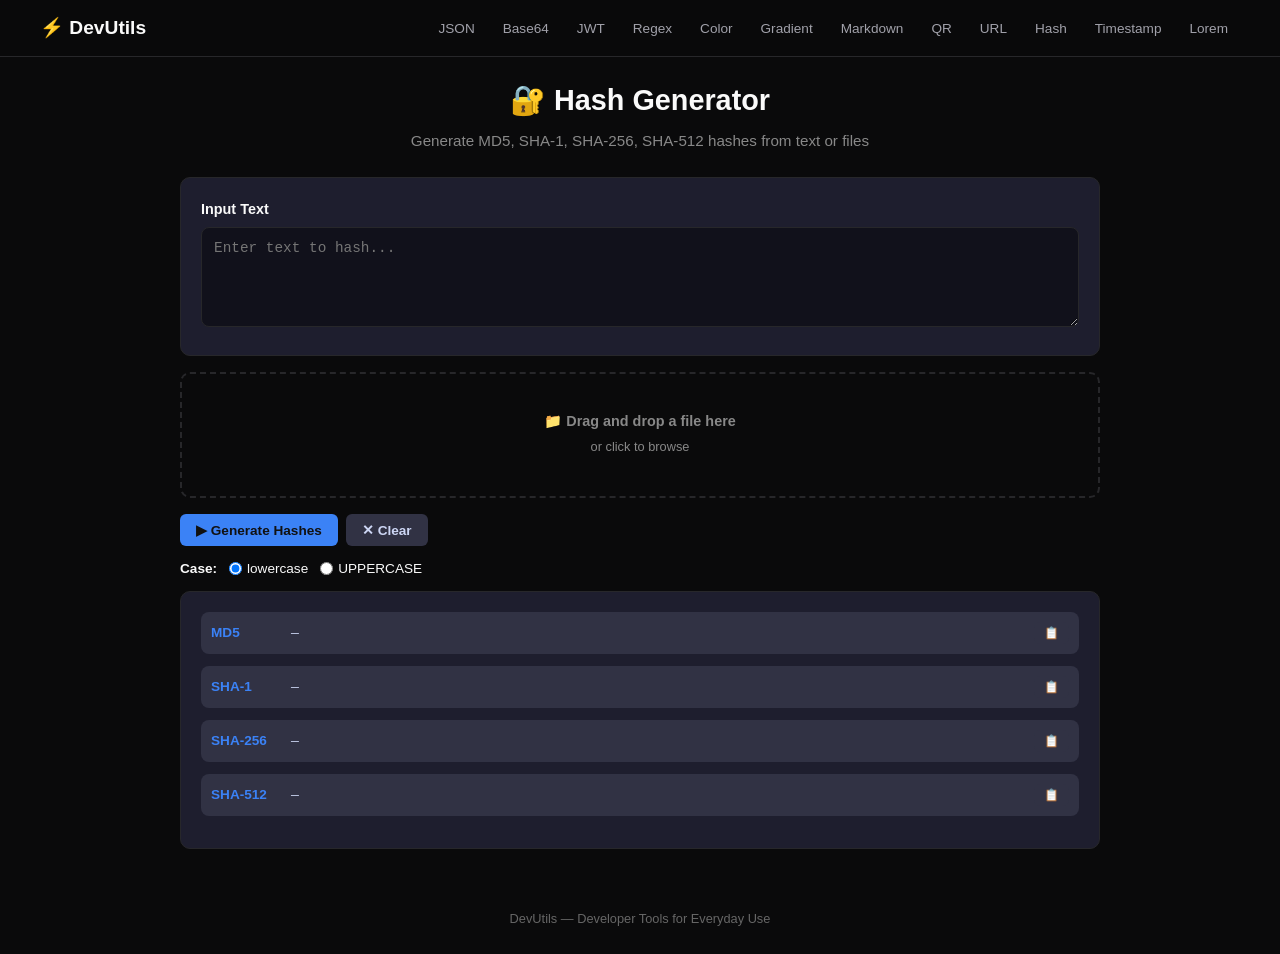
<file: tools/hash-generator.html>
<!DOCTYPE html>
<html lang="en">
<head>
<meta charset="UTF-8">
<meta name="viewport" content="width=device-width, initial-scale=1.0">
<title>Hash Generator - DevUtils</title>
<link rel="stylesheet" href="../css/style.css">
<style>
.tool-container{max-width:960px;margin:0 auto;padding:20px}
.tool-header{text-align:center;margin-bottom:24px}
.tool-header h1{font-size:1.8rem;margin-bottom:6px}
.tool-header p{color:#888;font-size:.95rem}
.panel{background:var(--card-bg,#1e1e2e);border-radius:10px;padding:20px;margin-bottom:16px;border:1px solid var(--border,#333)}
.panel textarea{width:100%;min-height:100px;background:var(--input-bg,#11111b);color:var(--text,#cdd6f4);border:1px solid var(--border,#333);border-radius:8px;padding:12px;font-family:monospace;font-size:.9rem;resize:vertical;box-sizing:border-box}
.panel textarea:focus{outline:none;border-color:var(--accent,#89b4fa)}
.btn{padding:8px 16px;border:none;border-radius:6px;cursor:pointer;font-size:.85rem;font-weight:600;transition:background .2s}
.btn-primary{background:var(--accent,#89b4fa);color:#111}
.btn-secondary{background:var(--surface2,#313244);color:var(--text,#cdd6f4)}
.btn:hover{opacity:.85}
.btn-row{display:flex;gap:8px;flex-wrap:wrap;margin-bottom:12px}
.hash-row{display:flex;align-items:center;gap:10px;margin-bottom:12px;padding:10px;background:var(--surface2,#313244);border-radius:8px}
.hash-row label{min-width:70px;font-weight:700;font-size:.85rem;color:var(--accent,#89b4fa)}
.hash-row .hash-val{flex:1;font-family:monospace;font-size:.82rem;color:var(--text,#cdd6f4);word-break:break-all;user-select:all}
.hash-row .copy-btn{padding:4px 10px;font-size:.75rem}
.drop-zone{border:2px dashed var(--border,#555);border-radius:10px;padding:32px;text-align:center;color:#888;cursor:pointer;transition:border-color .2s,color .2s;margin-bottom:16px}
.drop-zone.drag-over{border-color:var(--accent,#89b4fa);color:var(--accent,#89b4fa)}
.drop-zone p{margin:4px 0;font-size:.9rem}
.toggle-row{display:flex;align-items:center;gap:12px;margin-bottom:12px;font-size:.85rem}
.toggle-row label{display:flex;align-items:center;gap:5px;cursor:pointer}
.file-name{font-size:.82rem;color:#a6adc8;margin-top:6px}
</style>
</head>
<body>
<nav class="navbar"><div class="navbar-inner">
<a class="navbar-brand" href="../index.html">⚡ DevUtils</a>
<button class="menu-toggle" onclick="document.querySelector('.navbar-links').classList.toggle('open')">☰</button>
<ul class="navbar-links">
  <li><a href="json-formatter.html">JSON</a></li>
  <li><a href="base64.html">Base64</a></li>
  <li><a href="jwt-decoder.html">JWT</a></li>
  <li><a href="regex-tester.html">Regex</a></li>
  <li><a href="color-picker.html">Color</a></li>
  <li><a href="css-gradient.html">Gradient</a></li>
  <li><a href="markdown.html">Markdown</a></li>
  <li><a href="qr-generator.html">QR</a></li>
  <li><a href="url-codec.html">URL</a></li>
  <li><a href="hash-generator.html">Hash</a></li>
  <li><a href="timestamp.html">Timestamp</a></li>
  <li><a href="lorem-ipsum.html">Lorem</a></li>
</ul>
</div></nav>

<div class="tool-container">
  <div class="tool-header">
    <h1>🔐 Hash Generator</h1>
    <p>Generate MD5, SHA-1, SHA-256, SHA-512 hashes from text or files</p>
  </div>

  <div class="panel">
    <label style="font-weight:600;font-size:.9rem;margin-bottom:6px;display:block">Input Text</label>
    <textarea id="inputText" placeholder="Enter text to hash..." spellcheck="false"></textarea>
  </div>

  <div class="drop-zone" id="dropZone">
    <p>📁 <strong>Drag and drop a file here</strong></p>
    <p style="font-size:.8rem">or click to browse</p>
    <input type="file" id="fileInput" style="display:none">
    <div class="file-name" id="fileName"></div>
  </div>

  <div class="btn-row">
    <button class="btn btn-primary" onclick="hashText()">▶ Generate Hashes</button>
    <button class="btn btn-secondary" onclick="clearAll()">✕ Clear</button>
  </div>

  <div class="toggle-row">
    <span style="font-weight:600">Case:</span>
    <label><input type="radio" name="case" value="lower" checked> lowercase</label>
    <label><input type="radio" name="case" value="upper"> UPPERCASE</label>
  </div>

  <div class="panel">
    <div class="hash-row"><label>MD5</label><span class="hash-val" id="hashMD5">—</span><button class="btn btn-secondary copy-btn" onclick="copyHash('hashMD5')">📋</button></div>
    <div class="hash-row"><label>SHA-1</label><span class="hash-val" id="hashSHA1">—</span><button class="btn btn-secondary copy-btn" onclick="copyHash('hashSHA1')">📋</button></div>
    <div class="hash-row"><label>SHA-256</label><span class="hash-val" id="hashSHA256">—</span><button class="btn btn-secondary copy-btn" onclick="copyHash('hashSHA256')">📋</button></div>
    <div class="hash-row"><label>SHA-512</label><span class="hash-val" id="hashSHA512">—</span><button class="btn btn-secondary copy-btn" onclick="copyHash('hashSHA512')">📋</button></div>
  </div>
</div>

<footer style="text-align:center;padding:24px;color:#666;font-size:.8rem">
  DevUtils — Developer Tools for Everyday Use
</footer>

<script>
/* MD5 Implementation */
var MD5=function(){function safeAdd(x,y){var lsw=(x&0xFFFF)+(y&0xFFFF);return(x>>16)+(y>>16)+(lsw>>16)<<16|lsw&0xFFFF}
function bitRotateLeft(num,cnt){return num<<cnt|num>>>32-cnt}
function md5cmn(q,a,b,x,s,t){return safeAdd(safeAdd(a,q),safeAdd(x,t))}
function md5ff(a,b,c,d,x,s,t){return md5cmn(b&c|~b&d,a,b,x,s,t)}
function md5gg(a,b,c,d,x,s,t){return md5cmn(b&d|c&~d,a,b,x,s,t)}
function md5hh(a,b,c,d,x,s,t){return md5cmn(b^c^d,a,b,x,s,t)}
function md5ii(a,b,c,d,x,s,t){return md5cmn(c^(b|~d),a,b,x,s,t)}
function binlMD5(x,len){x[len>>5]|=0x80<<len%32;x[(len+64>>>9<<4)+14]=len;var a=1732584193,b=-271733879,c=-1732584194,d=271733878;
for(var i=0;i<x.length;i+=16){var oa=a,ob=b,oc=c,od=d;
a=md5ff(a,b,c,d,x[i],7,-680876936);d=md5ff(d,a,b,c,x[i+1],12,-389564586);c=md5ff(c,d,a,b,x[i+2],17,606105819);b=md5ff(b,c,d,a,x[i+3],22,-1044525330);
a=md5ff(a,b,c,d,x[i+4],7,-176418897);d=md5ff(d,a,b,c,x[i+5],12,1200080426);c=md5ff(c,d,a,b,x[i+6],17,-1473231341);b=md5ff(b,c,d,a,x[i+7],22,-45705983);
a=md5ff(a,b,c,d,x[i+8],7,1770035416);d=md5ff(d,a,b,c,x[i+9],12,-1958414417);c=md5ff(c,d,a,b,x[i+10],17,-42063);b=md5ff(b,c,d,a,x[i+11],22,-1990404162);
a=md5ff(a,b,c,d,x[i+12],7,1804603682);d=md5ff(d,a,b,c,x[i+13],12,-40341101);c=md5ff(c,d,a,b,x[i+14],17,-1502002290);b=md5ff(b,c,d,a,x[i+15],22,1236535329);
a=md5gg(a,b,c,d,x[i+1],5,-165796510);d=md5gg(d,a,b,c,x[i+6],9,-1069501632);c=md5gg(c,d,a,b,x[i+11],14,643717713);b=md5gg(b,c,d,a,x[i],20,-373897302);
a=md5gg(a,b,c,d,x[i+5],5,-701558691);d=md5gg(d,a,b,c,x[i+10],9,38016083);c=md5gg(c,d,a,b,x[i+15],14,-660478335);b=md5gg(b,c,d,a,x[i+4],20,-405537848);
a=md5gg(a,b,c,d,x[i+9],5,568446438);d=md5gg(d,a,b,c,x[i+14],9,-1019803690);c=md5gg(c,d,a,b,x[i+3],14,-187363961);b=md5gg(b,c,d,a,x[i+8],20,1163531501);
a=md5gg(a,b,c,d,x[i+13],5,-1444681467);d=md5gg(d,a,b,c,x[i+2],9,-51403784);c=md5gg(c,d,a,b,x[i+7],14,1735328473);b=md5gg(b,c,d,a,x[i+12],20,-1926607734);
a=md5hh(a,b,c,d,x[i+5],4,-378558);d=md5hh(d,a,b,c,x[i+8],11,-2022574463);c=md5hh(c,d,a,b,x[i+11],16,1839030562);b=md5hh(b,c,d,a,x[i+14],23,-35309556);
a=md5hh(a,b,c,d,x[i+1],4,-1530992060);d=md5hh(d,a,b,c,x[i+4],11,1272893353);c=md5hh(c,d,a,b,x[i+7],16,-155497632);b=md5hh(b,c,d,a,x[i+10],23,-1094730640);
a=md5hh(a,b,c,d,x[i+13],4,681279174);d=md5hh(d,a,b,c,x[i],11,-358537222);c=md5hh(c,d,a,b,x[i+3],16,-722521979);b=md5hh(b,c,d,a,x[i+6],23,76029189);
a=md5hh(a,b,c,d,x[i+9],4,-640364487);d=md5hh(d,a,b,c,x[i+12],11,-421815835);c=md5hh(c,d,a,b,x[i+15],16,530742520);b=md5hh(b,c,d,a,x[i+2],23,-995338651);
a=md5ii(a,b,c,d,x[i],6,-198630844);d=md5ii(d,a,b,c,x[i+7],10,1126891415);c=md5ii(c,d,a,b,x[i+14],15,-1416354905);b=md5ii(b,c,d,a,x[i+5],21,-57434055);
a=md5ii(a,b,c,d,x[i+12],6,1700485571);d=md5ii(d,a,b,c,x[i+3],10,-1894986606);c=md5ii(c,d,a,b,x[i+10],15,-1051523);b=md5ii(b,c,d,a,x[i+1],21,-2054922799);
a=md5ii(a,b,c,d,x[i+8],6,1873313359);d=md5ii(d,a,b,c,x[i+15],10,-30611744);c=md5ii(c,d,a,b,x[i+6],15,-1560198380);b=md5ii(b,c,d,a,x[i+13],21,1309151649);
a=md5ii(a,b,c,d,x[i+4],6,-145523070);d=md5ii(d,a,b,c,x[i+11],10,-1120210379);c=md5ii(c,d,a,b,x[i+2],15,718787259);b=md5ii(b,c,d,a,x[i+9],21,-343485551);
a=safeAdd(a,oa);b=safeAdd(b,ob);c=safeAdd(c,oc);d=safeAdd(d,od)}return[a,b,c,d]}
function binl2hex(bitarray){var hexTab='0123456789abcdef',str='';for(var i=0;i<bitarray.length*32;i+=8){str+=hexTab.charAt(bitarray[i>>5]>>>i%32&0xF)+hexTab.charAt(bitarray[i>>5]>>>i%32+4&0xF)}return str}
function str2binl(str){var bin=[],mask=(1<<8)-1;for(var i=0;i<str.length*8;i+=8)bin[i>>5]|=(str.charCodeAt(i/8)&mask)<<i%32;return bin}
return function(str){var utf8=unescape(encodeURIComponent(str));return binl2hex(binlMD5(str2binl(utf8),utf8.length*8))}
}();

async function hashText(){
  var text=document.getElementById('inputText').value;
  if(!text && currentFileData===null) return;
  var data;
  if(currentFileData!==null){data=currentFileData}
  else{data=new TextEncoder().encode(text)}
  // MD5 - text only
  if(currentFileData===null){
    document.getElementById('hashMD5').textContent=formatHash(MD5(text));
  }else{
    document.getElementById('hashMD5').textContent='(text only)';
  }
  // SHA via crypto
  var uint8=new Uint8Array(data);
  var algos=['SHA-1','SHA-256','SHA-512'];
  for(var k=0;k<algos.length;k++){
    var algo=algos[k];
    var buf=await crypto.subtle.digest(algo,uint8);
    var hex=Array.from(new Uint8Array(buf)).map(function(b){return b.toString(16).padStart(2,'0')}).join('');
    var id='hash'+algo.replace('-','');
    document.getElementById(id).textContent=formatHash(hex);
  }
}

function getCase(){return document.querySelector('input[name=case]:checked').value}
function formatHash(hash){return getCase()==='upper'?hash.toUpperCase():hash.toLowerCase()}

function copyHash(id){
  var text=document.getElementById(id).textContent;
  if(!text||text==='—')return;
  navigator.clipboard.writeText(text);
  var el=document.getElementById(id);
  var orig=el.style.color;el.style.color='#a6e3a1';
  setTimeout(function(){el.style.color=orig},800);
}

function clearAll(){
  document.getElementById('inputText').value='';
  ['hashMD5','hashSHA1','hashSHA256','hashSHA512'].forEach(function(id){
    document.getElementById(id).textContent='—';
  });
  currentFileData=null;
  document.getElementById('fileName').textContent='';
}

var currentFileData=null;
var dropZone=document.getElementById('dropZone');
var fileInput=document.getElementById('fileInput');

dropZone.addEventListener('click',function(){fileInput.click()});
dropZone.addEventListener('dragover',function(e){e.preventDefault();dropZone.classList.add('drag-over')});
dropZone.addEventListener('dragleave',function(){dropZone.classList.remove('drag-over')});
dropZone.addEventListener('drop',function(e){
  e.preventDefault();dropZone.classList.remove('drag-over');
  if(e.dataTransfer.files.length)loadFile(e.dataTransfer.files[0]);
});
fileInput.addEventListener('change',function(){if(fileInput.files.length)loadFile(fileInput.files[0])});

function loadFile(file){
  document.getElementById('fileName').textContent='📄 '+file.name+' ('+formatSize(file.size)+')';
  var reader=new FileReader();
  reader.onload=function(e){currentFileData=e.target.result;hashText()};
  reader.readAsArrayBuffer(file);
}

function formatSize(b){
  if(b<1024)return b+' B';
  if(b<1048576)return(b/1024).toFixed(1)+' KB';
  return(b/1048576).toFixed(1)+' MB';
}

var hashTimer=null;
document.getElementById('inputText').addEventListener('input',function(){
  currentFileData=null;
  document.getElementById('fileName').textContent='';
  clearTimeout(hashTimer);
  hashTimer=setTimeout(hashText,400);
});

document.querySelectorAll('input[name=case]').forEach(function(el){el.addEventListener('change',function(){hashText()})});
</script>
</body>
</html>
</file>
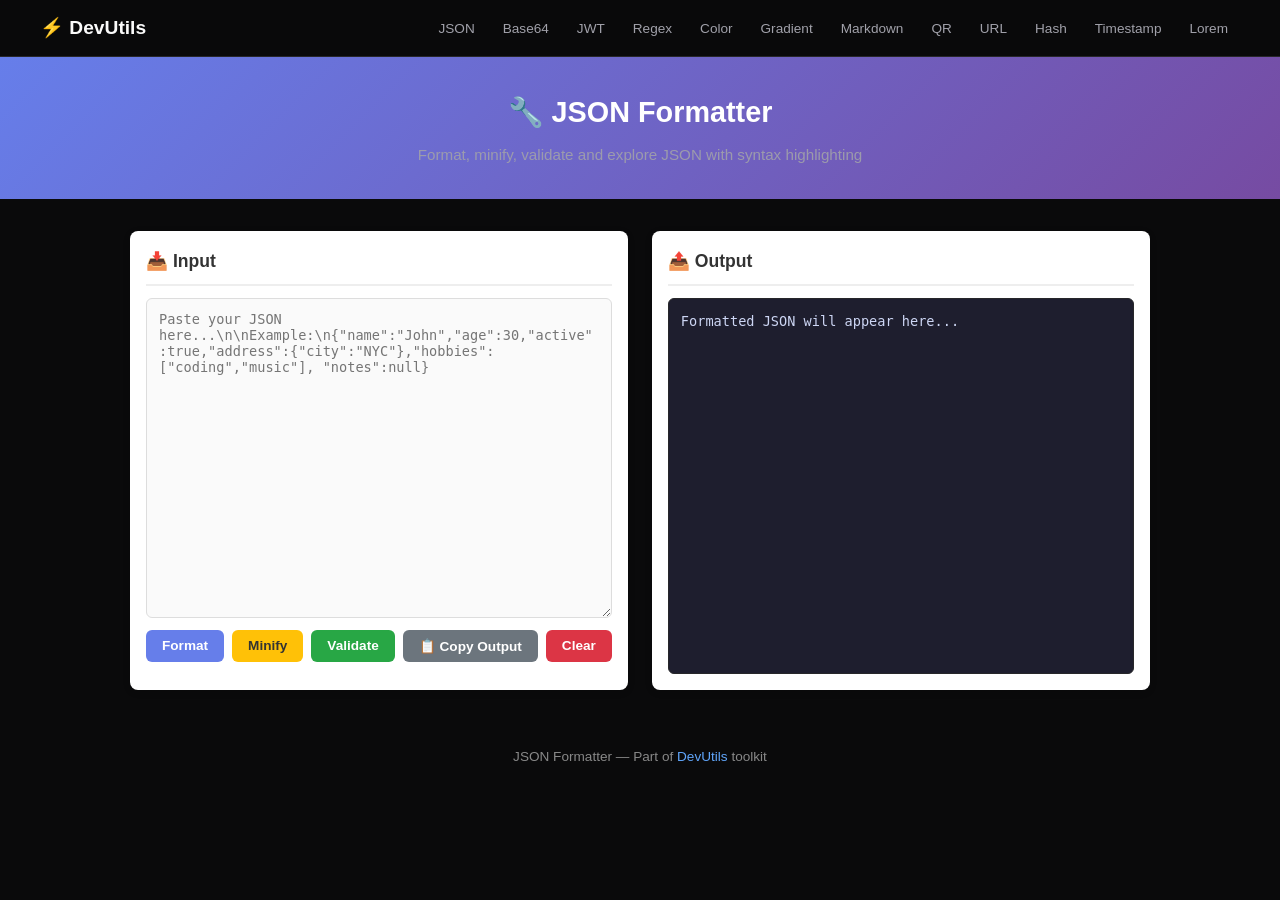
<file: tools/json-formatter.html>
<!DOCTYPE html>
<html lang="en">
<head>
<meta charset="UTF-8">
<meta name="viewport" content="width=device-width, initial-scale=1.0">
<title>JSON Formatter - DevUtils</title>
<link rel="stylesheet" href="../css/style.css">
<style>
  .tool-header{background:linear-gradient(135deg,#667eea 0%,#764ba2 100%);color:#fff;padding:2rem 1rem;text-align:center}
  .tool-header h1{margin:0;font-size:1.8rem}
  .tool-header p{margin:.5rem 0 0;opacity:.9}
  .tool-area{max-width:1100px;margin:1.5rem auto;padding:0 1rem}
  .panels{display:grid;grid-template-columns:1fr 1fr;gap:1.5rem}
  @media(max-width:768px){.panels{grid-template-columns:1fr}}
  .panel{background:#fff;border-radius:8px;box-shadow:0 2px 8px rgba(0,0,0,.08);padding:1rem;display:flex;flex-direction:column}
  .panel h2{margin:0 0 .75rem;font-size:1.1rem;color:#333;border-bottom:2px solid #eee;padding-bottom:.5rem}
  textarea{width:100%;min-height:320px;font-family:'Fira Code',monospace,Consolas;font-size:.85rem;border:1px solid #ddd;border-radius:6px;padding:.75rem;resize:vertical;background:#fafafa;color:#333;box-sizing:border-box}
  textarea:focus{outline:none;border-color:#667eea;box-shadow:0 0 0 3px rgba(102,126,234,.15)}
  .btn-row{display:flex;flex-wrap:wrap;gap:.5rem;margin:.75rem 0}
  .btn{padding:.5rem 1rem;border:none;border-radius:6px;cursor:pointer;font-size:.85rem;font-weight:600;transition:all .2s}
  .btn:hover{transform:translateY(-1px);box-shadow:0 2px 6px rgba(0,0,0,.15)}
  .btn:active{transform:translateY(0)}
  .btn-primary{background:#667eea;color:#fff}
  .btn-secondary{background:#6c757d;color:#fff}
  .btn-success{background:#28a745;color:#fff}
  .btn-warning{background:#ffc107;color:#333}
  .btn-danger{background:#dc3545;color:#fff}
  .output-area{min-height:320px;background:#1e1e2e;border-radius:6px;padding:.75rem;font-family:'Fira Code',monospace,Consolas;font-size:.85rem;overflow:auto;color:#cdd6f4;white-space:pre-wrap;word-break:break-word;line-height:1.5}
  .badge{display:inline-block;padding:.25rem .6rem;border-radius:20px;font-size:.8rem;font-weight:600;margin-bottom:.5rem}
  .badge-valid{background:#d4edda;color:#155724}
  .badge-invalid{background:#f8d7da;color:#721c24}
  .json-key{color:#89b4fa}
  .json-string{color:#a6e3a1}
  .json-number{color:#fab387}
  .json-bool,.json-null{color:#cba6f7}
  .json-bracket{color:#f9e2af}
  .error-msg{background:#f8d7da;color:#721c24;border:1px solid #f5c6cb;border-radius:6px;padding:.75rem;margin-top:.5rem;font-family:monospace;white-space:pre-wrap;display:none}
  footer{text-align:center;padding:2rem 1rem;color:#888;font-size:.85rem}
</style>
</head>
<body>
<nav class="navbar"><div class="navbar-inner">
<a class="navbar-brand" href="../index.html">⚡ DevUtils</a>
<button class="menu-toggle" onclick="document.querySelector('.navbar-links').classList.toggle('open')">☰</button>
<ul class="navbar-links">
  <li><a href="json-formatter.html">JSON</a></li>
  <li><a href="base64.html">Base64</a></li>
  <li><a href="jwt-decoder.html">JWT</a></li>
  <li><a href="regex-tester.html">Regex</a></li>
  <li><a href="color-picker.html">Color</a></li>
  <li><a href="css-gradient.html">Gradient</a></li>
  <li><a href="markdown.html">Markdown</a></li>
  <li><a href="qr-generator.html">QR</a></li>
  <li><a href="url-codec.html">URL</a></li>
  <li><a href="hash-generator.html">Hash</a></li>
  <li><a href="timestamp.html">Timestamp</a></li>
  <li><a href="lorem-ipsum.html">Lorem</a></li>
</ul>
</div></nav>

<div class="tool-header">
  <h1>🔧 JSON Formatter</h1>
  <p>Format, minify, validate and explore JSON with syntax highlighting</p>
</div>

<div class="tool-area">
  <div id="validationBadge"></div>
  <div class="panels">
    <div class="panel">
      <h2>📥 Input</h2>
      <textarea id="jsonInput" placeholder='Paste your JSON here...\n\nExample:\n{"name":"John","age":30,"active":true,"address":{"city":"NYC"},"hobbies":["coding","music"], "notes":null}'></textarea>
      <div class="btn-row">
        <button class="btn btn-primary" onclick="formatJSON()">Format</button>
        <button class="btn btn-warning" onclick="minifyJSON()">Minify</button>
        <button class="btn btn-success" onclick="validateJSON()">Validate</button>
        <button class="btn btn-secondary" onclick="copyOutput()">📋 Copy Output</button>
        <button class="btn btn-danger" onclick="clearAll()">Clear</button>
      </div>
      <div id="errorMsg" class="error-msg"></div>
    </div>
    <div class="panel">
      <h2>📤 Output</h2>
      <div id="jsonOutput" class="output-area">Formatted JSON will appear here...</div>
    </div>
  </div>
</div>

<footer>
  <p>JSON Formatter — Part of <a href="../index.html">DevUtils</a> toolkit</p>
</footer>

<script>
const input = document.getElementById('jsonInput');
const output = document.getElementById('jsonOutput');
const badge = document.getElementById('validationBadge');
const errorEl = document.getElementById('errorMsg');

function showError(msg) {
  errorEl.textContent = msg;
  errorEl.style.display = 'block';
}

function hideError() {
  errorEl.style.display = 'none';
}

function setBadge(valid) {
  badge.innerHTML = valid
    ? '<span class="badge badge-valid">Valid ✅</span>'
    : '<span class="badge badge-invalid">Invalid ❌</span>';
}

function clearBadge() {
  badge.innerHTML = '';
}

function getLineCol(jsonStr, pos) {
  const lines = jsonStr.substring(0, pos).split('\n');
  return { line: lines.length, col: lines[lines.length - 1].length + 1 };
}

function syntaxHighlight(json) {
  // Escape HTML first
  json = json.replace(/&/g, '&amp;').replace(/</g, '&lt;').replace(/>/g, '&gt;');
  // Match tokens
  return json.replace(
    /("(\\u[a-zA-Z0-9]{4}|\\[^u]|[^\\"])*"(\s*:)?|\b(true|false|null)\b|-?\d+(?:\.\d*)?(?:[eE][+\-]?\d+)?)/g,
    function(match) {
      let cls = 'json-number';
      if (/^"/.test(match)) {
        if (/:$/.test(match)) {
          cls = 'json-key';
        } else {
          cls = 'json-string';
        }
      } else if (/true|false/.test(match)) {
        cls = 'json-bool';
      } else if (/null/.test(match)) {
        cls = 'json-null';
      }
      return '<span class="' + cls + '">' + match + '</span>';
    }
  );
}

function formatJSON() {
  hideError();
  const raw = input.value.trim();
  if (!raw) { output.textContent = 'No input provided.'; clearBadge(); return; }
  try {
    const parsed = JSON.parse(raw);
    const formatted = JSON.stringify(parsed, null, 2);
    output.innerHTML = syntaxHighlight(formatted);
    setBadge(true);
  } catch (e) {
    setBadge(false);
    // Try to extract position info
    const posMatch = e.message.match(/position\s+(\d+)/i);
    let detail = e.message;
    if (posMatch) {
      const pos = parseInt(posMatch[1]);
      const lc = getLineCol(raw, pos);
      detail += '\n\n📍 Error near line ' + lc.line + ', column ' + lc.col;
    }
    showError(detail);
    output.textContent = 'Invalid JSON — see error below.';
  }
}

function minifyJSON() {
  hideError();
  const raw = input.value.trim();
  if (!raw) { output.textContent = 'No input provided.'; clearBadge(); return; }
  try {
    const parsed = JSON.parse(raw);
    const minified = JSON.stringify(parsed);
    output.innerHTML = syntaxHighlight(minified);
    setBadge(true);
  } catch (e) {
    setBadge(false);
    const posMatch = e.message.match(/position\s+(\d+)/i);
    let detail = e.message;
    if (posMatch) {
      const pos = parseInt(posMatch[1]);
      const lc = getLineCol(raw, pos);
      detail += '\n\n📍 Error near line ' + lc.line + ', column ' + lc.col;
    }
    showError(detail);
    output.textContent = 'Invalid JSON — see error below.';
  }
}

function validateJSON() {
  hideError();
  const raw = input.value.trim();
  if (!raw) { setBadge(false); showError('No input to validate.'); return; }
  try {
    JSON.parse(raw);
    setBadge(true);
    output.textContent = '✅ JSON is valid!';
  } catch (e) {
    setBadge(false);
    const posMatch = e.message.match(/position\s+(\d+)/i);
    let detail = e.message;
    if (posMatch) {
      const pos = parseInt(posMatch[1]);
      const lc = getLineCol(raw, pos);
      detail += '\n\n📍 Error near line ' + lc.line + ', column ' + lc.col;
    }
    showError(detail);
    output.textContent = '❌ JSON is invalid — see error details.';
  }
}

function copyOutput() {
  const raw = input.value.trim();
  if (!raw) return;
  try {
    const parsed = JSON.parse(raw);
    const text = JSON.stringify(parsed, null, 2);
    navigator.clipboard.writeText(text).then(() => {
      const btn = document.querySelector('.btn-secondary');
      const orig = btn.textContent;
      btn.textContent = '✅ Copied!';
      setTimeout(() => btn.textContent = orig, 1500);
    });
  } catch (e) {
    // Copy raw input if unparseable
    navigator.clipboard.writeText(raw).then(() => {
      const btn = document.querySelector('.btn-secondary');
      const orig = btn.textContent;
      btn.textContent = '✅ Copied raw!';
      setTimeout(() => btn.textContent = orig, 1500);
    });
  }
}

function clearAll() {
  input.value = '';
  output.innerHTML = 'Formatted JSON will appear here...';
  clearBadge();
  hideError();
}

// Allow Tab key in textarea
input.addEventListener('keydown', function(e) {
  if (e.key === 'Tab') {
    e.preventDefault();
    const start = this.selectionStart;
    const end = this.selectionEnd;
    this.value = this.value.substring(0, start) + '  ' + this.value.substring(end);
    this.selectionStart = this.selectionEnd = start + 2;
  }
});
</script>
</body>
</html>
</file>
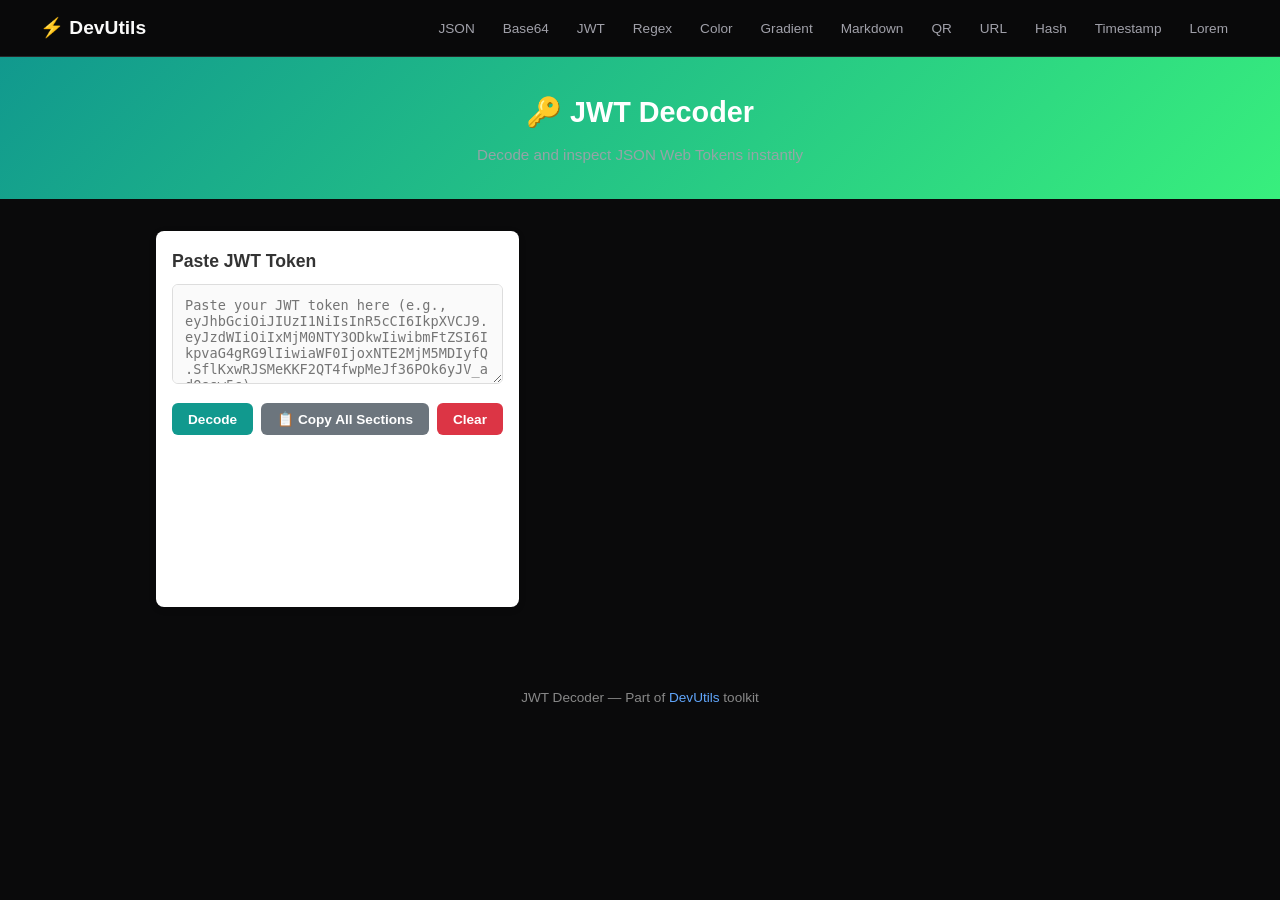
<file: tools/jwt-decoder.html>
<!DOCTYPE html>
<html lang="en">
<head>
<meta charset="UTF-8">
<meta name="viewport" content="width=device-width, initial-scale=1.0">
<title>JWT Decoder - DevUtils</title>
<link rel="stylesheet" href="../css/style.css">
<style>
  .tool-header{background:linear-gradient(135deg,#11998e 0%,#38ef7d 100%);color:#fff;padding:2rem 1rem;text-align:center}
  .tool-header h1{margin:0;font-size:1.8rem}
  .tool-header p{margin:.5rem 0 0;opacity:.9}
  .tool-area{max-width:1000px;margin:1.5rem auto;padding:0 1rem}
  .jwt-input-wrap{background:#fff;border-radius:8px;box-shadow:0 2px 8px rgba(0,0,0,.08);padding:1rem;margin-bottom:1.5rem}
  .jwt-input-wrap h2{margin:0 0 .5rem;font-size:1.1rem;color:#333}
  .jwt-input-wrap textarea{width:100%;min-height:100px;font-family:'Fira Code',monospace,Consolas;font-size:.85rem;border:1px solid #ddd;border-radius:6px;padding:.75rem;resize:vertical;background:#fafafa;color:#333;box-sizing:border-box}
  .jwt-input-wrap textarea:focus{outline:none;border-color:#11998e;box-shadow:0 0 0 3px rgba(17,153,142,.15)}
  .btn-row{display:flex;flex-wrap:wrap;gap:.5rem;margin:.75rem 0}
  .btn{padding:.5rem 1rem;border:none;border-radius:6px;cursor:pointer;font-size:.85rem;font-weight:600;transition:all .2s}
  .btn:hover{transform:translateY(-1px);box-shadow:0 2px 6px rgba(0,0,0,.15)}
  .btn:active{transform:translateY(0)}
  .btn-primary{background:#11998e;color:#fff}
  .btn-secondary{background:#6c757d;color:#fff}
  .btn-danger{background:#dc3545;color:#fff}
  .status-bar{display:flex;flex-wrap:wrap;gap:1rem;align-items:center;margin-bottom:1rem}
  .badge{display:inline-block;padding:.35rem .75rem;border-radius:20px;font-size:.8rem;font-weight:600}
  .badge-valid{background:#d4edda;color:#155724}
  .badge-expired{background:#f8d7da;color:#721c24}
  .badge-nodate{background:#e2e3e5;color:#6c757d}
  .time-info{font-size:.85rem;color:#555}
  .sections{display:flex;flex-direction:column;gap:1rem}
  .section{border-radius:8px;padding:1rem;position:relative}
  .section-header{display:flex;justify-content:space-between;align-items:center;margin-bottom:.5rem}
  .section h3{margin:0;font-size:1rem}
  .section-header .copy-btn{padding:.3rem .6rem;font-size:.75rem;border:none;border-radius:4px;cursor:pointer;background:rgba(255,255,255,.3);color:#fff;font-weight:600}
  .section-header .copy-btn:hover{background:rgba(255,255,255,.5)}
  .section-body{font-family:'Fira Code',monospace,Consolas;font-size:.82rem;white-space:pre-wrap;word-break:break-all;line-height:1.5;color:#f0f0f0}
  .section-header-color{background:rgba(0,0,0,.1);padding:.3rem .6rem;border-radius:4px;font-size:.7rem}
  .section-header-color .dot{display:inline-block;width:10px;height:10px;border-radius:50%;margin-right:.3rem}
  .section-header-color .dot.red{background:#e74c3c}
  .section-header-color .dot.purple{background:#9b59b6}
  .section-header-color .dot.blue{background:#3498db}
  .sec-header{background:linear-gradient(135deg,#e74c3c,#c0392b)}
  .sec-payload{background:linear-gradient(135deg,#9b59b6,#8e44ad)}
  .sec-signature{background:linear-gradient(135deg,#3498db,#2980b9)}
  .error-msg{background:#f8d7da;color:#721c24;border:1px solid #f5c6cb;border-radius:6px;padding:.75rem;margin-top:.5rem;font-family:monospace;white-space:pre-wrap;display:none}
  .json-key{color:#89b4fa}
  .json-string{color:#a6e3a1}
  .json-number{color:#fab387}
  .json-bool,.json-null{color:#cba6f7}
  footer{text-align:center;padding:2rem 1rem;color:#888;font-size:.85rem}
</style>
</head>
<body>
<nav class="navbar"><div class="navbar-inner">
<a class="navbar-brand" href="../index.html">⚡ DevUtils</a>
<button class="menu-toggle" onclick="document.querySelector('.navbar-links').classList.toggle('open')">☰</button>
<ul class="navbar-links">
  <li><a href="json-formatter.html">JSON</a></li>
  <li><a href="base64.html">Base64</a></li>
  <li><a href="jwt-decoder.html">JWT</a></li>
  <li><a href="regex-tester.html">Regex</a></li>
  <li><a href="color-picker.html">Color</a></li>
  <li><a href="css-gradient.html">Gradient</a></li>
  <li><a href="markdown.html">Markdown</a></li>
  <li><a href="qr-generator.html">QR</a></li>
  <li><a href="url-codec.html">URL</a></li>
  <li><a href="hash-generator.html">Hash</a></li>
  <li><a href="timestamp.html">Timestamp</a></li>
  <li><a href="lorem-ipsum.html">Lorem</a></li>
</ul>
</div></nav>

<div class="tool-header">
  <h1>🔑 JWT Decoder</h1>
  <p>Decode and inspect JSON Web Tokens instantly</p>
</div>

<div class="tool-area">
  <div class="jwt-input-wrap">
    <h2>Paste JWT Token</h2>
    <textarea id="jwtInput" placeholder="Paste your JWT token here (e.g., eyJhbGciOiJIUzI1NiIsInR5cCI6IkpXVCJ9.eyJzdWIiOiIxMjM0NTY3ODkwIiwibmFtZSI6IkpvaG4gRG9lIiwiaWF0IjoxNTE2MjM5MDIyfQ.SflKxwRJSMeKKF2QT4fwpMeJf36POk6yJV_adQssw5c)"></textarea>
    <div class="btn-row">
      <button class="btn btn-primary" onclick="decodeJWT()">Decode</button>
      <button class="btn btn-secondary" onclick="copyAll()">📋 Copy All Sections</button>
      <button class="btn btn-danger" onclick="clearAll()">Clear</button>
    </div>
  </div>

  <div id="statusBar" class="status-bar" style="display:none"></div>
  <div id="errorMsg" class="error-msg"></div>

  <div id="sections" class="sections" style="display:none">
    <div class="section sec-header">
      <div class="section-header">
        <h3>📋 Header <span class="section-header-color"><span class="dot red"></span>RED</span></h3>
        <button class="copy-btn" onclick="copySection('header')">📋 Copy</button>
      </div>
      <div id="headerBody" class="section-body"></div>
    </div>
    <div class="section sec-payload">
      <div class="section-header">
        <h3>📦 Payload <span class="section-header-color"><span class="dot purple"></span>PURPLE</span></h3>
        <button class="copy-btn" onclick="copySection('payload')">📋 Copy</button>
      </div>
      <div id="payloadBody" class="section-body"></div>
    </div>
    <div class="section sec-signature">
      <div class="section-header">
        <h3>🔏 Signature <span class="section-header-color"><span class="dot blue"></span>BLUE</span></h3>
        <button class="copy-btn" onclick="copySection('signature')">📋 Copy</button>
      </div>
      <div id="signatureBody" class="section-body"></div>
    </div>
  </div>
</div>

<footer>
  <p>JWT Decoder — Part of <a href="../index.html">DevUtils</a> toolkit</p>
</footer>

<script>
const jwtInput = document.getElementById('jwtInput');
const sectionsEl = document.getElementById('sections');
const statusBar = document.getElementById('statusBar');
const errorEl = document.getElementById('errorMsg');
let decodedHeader = '';
let decodedPayload = '';
let decodedSignature = '';

function b64UrlDecode(str) {
  // Replace URL-safe chars and add padding
  str = str.replace(/-/g, '+').replace(/_/g, '/');
  while (str.length % 4) str += '=';
  const binary = atob(str);
  const bytes = new Uint8Array(binary.length);
  for (let i = 0; i < binary.length; i++) bytes[i] = binary.charCodeAt(i);
  return new TextDecoder().decode(bytes);
}

function b64UrlToHex(str) {
  str = str.replace(/-/g, '+').replace(/_/g, '/');
  while (str.length % 4) str += '=';
  const binary = atob(str);
  let hex = '';
  for (let i = 0; i < binary.length; i++) {
    hex += ('0' + binary.charCodeAt(i).toString(16)).slice(-2);
  }
  return hex;
}

function syntaxHighlight(json) {
  json = json.replace(/&/g, '&amp;').replace(/</g, '&lt;').replace(/>/g, '&gt;');
  return json.replace(
    /("(\\u[a-zA-Z0-9]{4}|\\[^u]|[^\\"])*"(\s*:)?|\b(true|false|null)\b|-?\d+(?:\.\d*)?(?:[eE][+\-]?\d+)?)/g,
    function(match) {
      let cls = 'json-number';
      if (/^"/.test(match)) {
        cls = /:$/.test(match) ? 'json-key' : 'json-string';
      } else if (/true|false/.test(match)) {
        cls = 'json-bool';
      } else if (/null/.test(match)) {
        cls = 'json-null';
      }
      return '<span class="' + cls + '">' + match + '</span>';
    }
  );
}

function formatEpoch(epoch) {
  if (!epoch || isNaN(epoch)) return null;
  const d = new Date(epoch * 1000);
  if (isNaN(d.getTime())) return null;
  return d.toLocaleString();
}

function hideError() { errorEl.style.display = 'none'; }
function showError(msg) {
  errorEl.textContent = msg;
  errorEl.style.display = 'block';
}

function decodeJWT() {
  hideError();
  sectionsEl.style.display = 'none';
  statusBar.style.display = 'none';
  statusBar.innerHTML = '';

  const raw = jwtInput.value.trim();
  if (!raw) { showError('Please paste a JWT token.'); return; }

  const parts = raw.split('.');
  if (parts.length !== 3) {
    showError('Invalid JWT: A JWT must have exactly 3 parts separated by dots (header.payload.signature).\nFound ' + parts.length + ' part(s).');
    return;
  }

  try {
    decodedHeader = b64UrlDecode(parts[0]);
    JSON.parse(decodedHeader); // Validate it's JSON
  } catch (e) {
    showError('Failed to decode header: ' + e.message);
    return;
  }

  try {
    decodedPayload = b64UrlDecode(parts[1]);
    JSON.parse(decodedPayload); // Validate
  } catch (e) {
    showError('Failed to decode payload: ' + e.message);
    return;
  }

  try {
    decodedSignature = b64UrlToHex(parts[2]);
  } catch (e) {
    decodedSignature = '(unable to decode signature)';
  }

  // Display
  document.getElementById('headerBody').innerHTML = syntaxHighlight(JSON.stringify(JSON.parse(decodedHeader), null, 2));
  document.getElementById('payloadBody').innerHTML = syntaxHighlight(JSON.stringify(JSON.parse(decodedPayload), null, 2));
  document.getElementById('signatureBody').textContent = decodedSignature;
  sectionsEl.style.display = 'flex';

  // Status bar — check exp and iat
  try {
    const payload = JSON.parse(decodedPayload);
    let statusHTML = '';
    if (payload.exp) {
      const expDate = formatEpoch(payload.exp);
      const now = Math.floor(Date.now() / 1000);
      if (payload.exp < now) {
        statusHTML += '<span class="badge badge-expired">⏰ Expired</span>';
      } else {
        statusHTML += '<span class="badge badge-valid">✅ Valid (not expired)</span>';
      }
      statusHTML += '<span class="time-info">Expiration: ' + (expDate || 'N/A') + '</span>';
    } else {
      statusHTML += '<span class="badge badge-nodate">ℹ️ No expiration set</span>';
    }
    if (payload.iat) {
      const iatDate = formatEpoch(payload.iat);
      statusHTML += '<span class="time-info">Issued: ' + (iatDate || 'N/A') + '</span>';
    }
    if (payload.nbf) {
      const nbfDate = formatEpoch(payload.nbf);
      statusHTML += '<span class="time-info">Not before: ' + (nbfDate || 'N/A') + '</span>';
    }
    if (statusHTML) {
      statusBar.innerHTML = statusHTML;
      statusBar.style.display = 'flex';
    }
  } catch (e) {}
}

function copySection(type) {
  let text = '';
  if (type === 'header') text = decodedHeader;
  else if (type === 'payload') text = decodedPayload;
  else if (type === 'signature') text = decodedSignature;
  if (!text) return;
  navigator.clipboard.writeText(text).then(() => {
    // Brief visual feedback
  });
}

function copyAll() {
  const all = '=== HEADER ===\n' + decodedHeader + '\n\n=== PAYLOAD ===\n' + decodedPayload + '\n\n=== SIGNATURE ===\n' + decodedSignature;
  if (!decodedHeader && !decodedPayload) return;
  navigator.clipboard.writeText(all);
}

function clearAll() {
  jwtInput.value = '';
  sectionsEl.style.display = 'none';
  statusBar.style.display = 'none';
  hideError();
  decodedHeader = '';
  decodedPayload = '';
  decodedSignature = '';
}

// Auto-decode on paste
jwtInput.addEventListener('paste', function() {
  setTimeout(decodeJWT, 50);
});
</script>
</body>
</html>
</file>
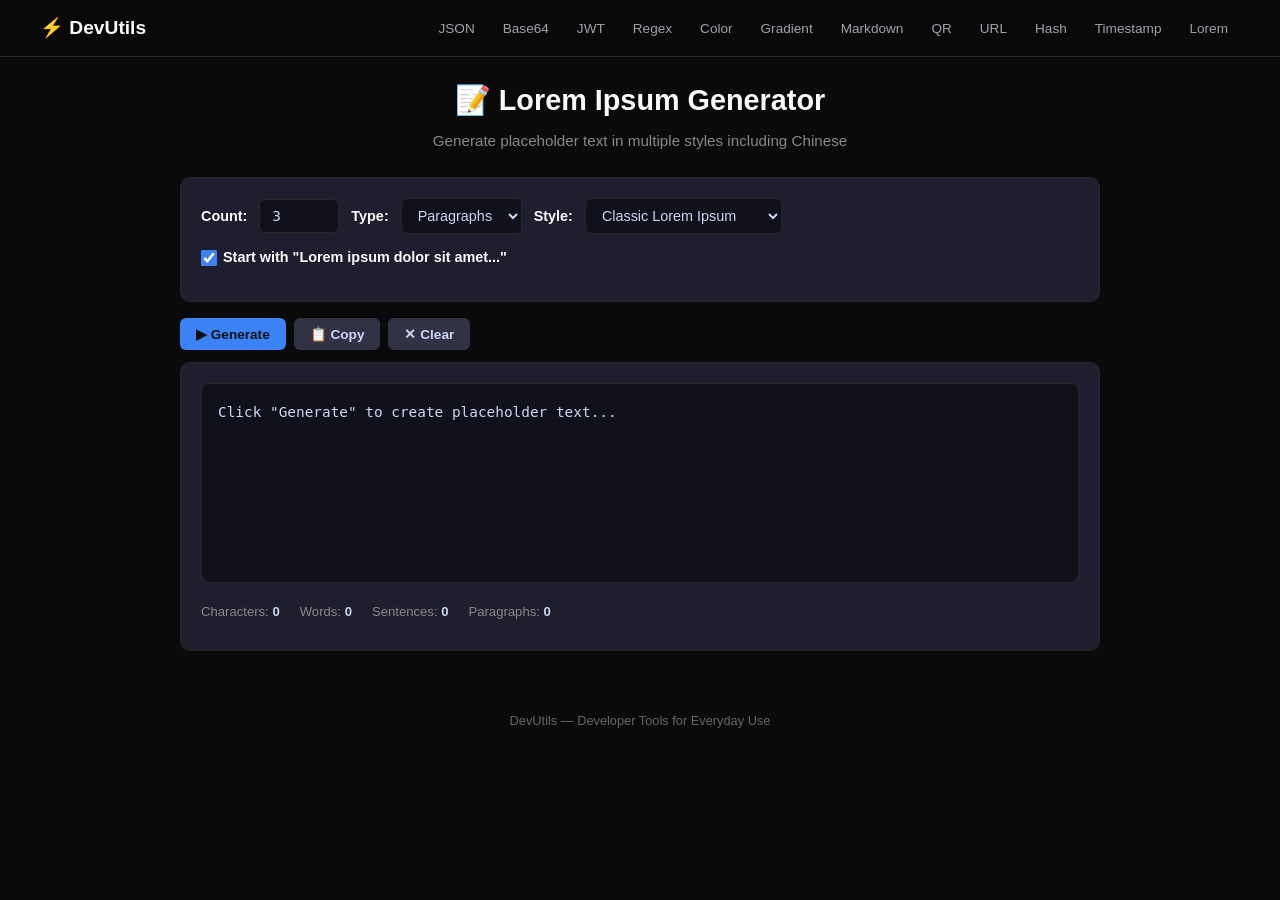
<file: tools/lorem-ipsum.html>
<!DOCTYPE html>
<html lang="en">
<head>
<meta charset="UTF-8">
<meta name="viewport" content="width=device-width, initial-scale=1.0">
<title>Lorem Ipsum Generator - DevUtils</title>
<link rel="stylesheet" href="../css/style.css">
<style>
.tool-container{max-width:960px;margin:0 auto;padding:20px}
.tool-header{text-align:center;margin-bottom:24px}
.tool-header h1{font-size:1.8rem;margin-bottom:6px}
.tool-header p{color:#888;font-size:.95rem}
.panel{background:var(--card-bg,#1e1e2e);border-radius:10px;padding:20px;margin-bottom:16px;border:1px solid var(--border,#333)}
.btn{padding:8px 16px;border:none;border-radius:6px;cursor:pointer;font-size:.85rem;font-weight:600;transition:background .2s}
.btn-primary{background:var(--accent,#89b4fa);color:#111}
.btn-secondary{background:var(--surface2,#313244);color:var(--text,#cdd6f4)}
.btn:hover{opacity:.85}
.btn-row{display:flex;gap:8px;flex-wrap:wrap;margin-bottom:12px}
.input-row{display:flex;gap:12px;align-items:center;margin-bottom:12px;flex-wrap:wrap}
.input-row label{font-weight:600;font-size:.9rem}
.input-row input[type=number]{background:var(--input-bg,#11111b);color:var(--text,#cdd6f4);border:1px solid var(--border,#333);border-radius:6px;padding:8px 12px;width:80px;font-size:.9rem}
.input-row input[type=number]:focus{outline:none;border-color:var(--accent,#89b4fa)}
.input-row select{background:var(--input-bg,#11111b);color:var(--text,#cdd6f4);border:1px solid var(--border,#333);border-radius:6px;padding:8px 12px;font-size:.9rem}
.toggle-label{display:flex;align-items:center;gap:6px;font-size:.9rem;cursor:pointer;user-select:none}
.toggle-label input[type=checkbox]{accent-color:var(--accent,#89b4fa);width:16px;height:16px}
.output-area{background:var(--input-bg,#11111b);border:1px solid var(--border,#333);border-radius:8px;padding:16px;min-height:200px;max-height:500px;overflow-y:auto;font-size:.9rem;line-height:1.7;color:var(--text,#cdd6f4);white-space:pre-wrap}
.output-area p{margin:0 0 12px}
.output-area p:last-child{margin-bottom:0}
.stats-row{display:flex;gap:20px;font-size:.82rem;color:#888;margin-top:10px;padding:8px 0}
.stats-row strong{color:var(--text,#cdd6f4)}
</style>
</head>
<body>
<nav class="navbar"><div class="navbar-inner">
<a class="navbar-brand" href="../index.html">⚡ DevUtils</a>
<button class="menu-toggle" onclick="document.querySelector('.navbar-links').classList.toggle('open')">☰</button>
<ul class="navbar-links">
  <li><a href="json-formatter.html">JSON</a></li>
  <li><a href="base64.html">Base64</a></li>
  <li><a href="jwt-decoder.html">JWT</a></li>
  <li><a href="regex-tester.html">Regex</a></li>
  <li><a href="color-picker.html">Color</a></li>
  <li><a href="css-gradient.html">Gradient</a></li>
  <li><a href="markdown.html">Markdown</a></li>
  <li><a href="qr-generator.html">QR</a></li>
  <li><a href="url-codec.html">URL</a></li>
  <li><a href="hash-generator.html">Hash</a></li>
  <li><a href="timestamp.html">Timestamp</a></li>
  <li><a href="lorem-ipsum.html">Lorem</a></li>
</ul>
</div></nav>

<div class="tool-container">
  <div class="tool-header">
    <h1>📝 Lorem Ipsum Generator</h1>
    <p>Generate placeholder text in multiple styles including Chinese</p>
  </div>

  <div class="panel">
    <div class="input-row">
      <label>Count:</label>
      <input type="number" id="countInput" value="3" min="1" max="100">
      <label>Type:</label>
      <select id="typeSelect">
        <option value="paragraphs">Paragraphs</option>
        <option value="sentences">Sentences</option>
        <option value="words">Words</option>
      </select>
      <label>Style:</label>
      <select id="styleSelect">
        <option value="classic">Classic Lorem Ipsum</option>
        <option value="hipster">Hipster Ipsum (Tech)</option>
        <option value="chinese">中文占位文本 (Chinese)</option>
      </select>
    </div>
    <div class="input-row">
      <label class="toggle-label">
        <input type="checkbox" id="startWithLorem" checked>
        Start with "Lorem ipsum dolor sit amet..."
      </label>
    </div>
  </div>

  <div class="btn-row">
    <button class="btn btn-primary" onclick="generate()">▶ Generate</button>
    <button class="btn btn-secondary" onclick="copyOutput()">📋 Copy</button>
    <button class="btn btn-secondary" onclick="clearOutput()">✕ Clear</button>
  </div>

  <div class="panel">
    <div class="output-area" id="outputArea">Click "Generate" to create placeholder text...</div>
    <div class="stats-row">
      <span>Characters: <strong id="charCount">0</strong></span>
      <span>Words: <strong id="wordCount">0</strong></span>
      <span>Sentences: <strong id="sentCount">0</strong></span>
      <span>Paragraphs: <strong id="paraCount">0</strong></span>
    </div>
  </div>
</div>

<footer style="text-align:center;padding:24px;color:#666;font-size:.8rem">
  DevUtils — Developer Tools for Everyday Use
</footer>

<script>
/* Classic Lorem Ipsum */
const loremWords='lorem ipsum dolor sit amet consectetur adipiscing elit sed do eiusmod tempor incididunt ut labore et dolore magna aliqua ut enim ad minim veniam quis nostrud exercitation ullamco laboris nisi ut aliquip ex ea commodo consequat duis aute irure dolor in reprehenderit in voluptate velit esse cillum dolore eu fugiat nulla pariatur excepteur sint occaecat cupidatat non proident sunt in culpa qui officia deserunt mollit anim id est laborum cras mattis consectetur purus sit amet fermentum donec sed odio dui maecenas faucibus mollis interdum nullam quis risus eget urna mollis ornare vel eu leo praesent commodo cursus magna vel scelerisque nisl consectetur et vivamus sagittis lacus vel augue laoreet rutrum faucibus dolor auctor etiam porta sem malesuada magna mollis euismod morbi leo risus porta ac consectetur ac vestibulum at eros fusce dapibus tellus ac cursus commodo tortor mauris condimentum nibh ut fermentum massa justo sit amet risus integer posuere erat a ante venenatis dapibus posuere velit aliquet aenean lacinia bibendum nulla sed consectetur'.split(' ');

/* Hipster Ipsum (Tech-themed) */
const hipsterWords='artisan craft beer kombucha aesthetic vinyl typewriter sustainable kinfolk thundercats taxidermy banjo blog air plant cold-pressed flannel tbh vexillologist literally portland trust fund single-origin coffee jean shorts chillwave actually skateboard mustache roof party paleo gastropub williamsburg chartreuse synth ethical tofu heirloom post-ironic umami tilde put a bird on it fixie bitters letterpress XOXO lo-fi master cleanse celiac poutine vegan poke mediterranean yuccie brunch next level schlitz pop-up green juice hexagon franzen hot chicken readymade disrupt bitters asymmetric dreamcatcher enamel pin fanny pack microdosing normcore vaporware helvetica deep v migas fingerstache lyft selfies you probably haven\'t heard of them tumblr pour-over semiotics iceland narwhal direct trade shoreditch beard bushwick cornhole humblebrag marfa stumptown wolf salvia raclette four loko mumblecore intelligentsia farm-to-table kickstarter hashtag waistcoat bushwick copper mug echo park chia shabby chic blue bottle stumptown 8-bit listicle locavore cliche raw denim flexitarian godard seitan pinterest butcher irony church-key brooklyn cred aesthetic swag chambray hashtag salvia bushwick readymade cloud bread hack slow-carb occupy'.split(' ');

/* Chinese placeholder text */
const chineseSentences=[
  '天地玄黄，宇宙洪荒。日月盈昃，辰宿列张。寒来暑往，秋收冬藏。',
  '闰余成岁，律吕调阳。云腾致雨，露结为霜。金生丽水，玉出昆冈。',
  '剑号巨阙，珠称夜光。果珍李柰，菜重芥姜。海咸河淡，鳞潜羽翔。',
  '龙师火帝，鸟官人皇。始制文字，乃服衣裳。推位让国，有虞陶唐。',
  '吊民伐罪，周发殷汤。坐朝问道，垂拱平章。爱育黎首，臣伏戎羌。',
  '遐迩一体，率宾归王。鸣凤在竹，白驹食场。化被草木，赖及万方。',
  '盖此身发，四大五常。恭惟鞠养，岂敢毁伤。女慕贞洁，男效才良。',
  '知过必改，得能莫忘。罔谈彼短，靡恃己长。信使可覆，器欲难量。',
  '墨悲丝染，诗赞羔羊。景行维贤，克念作圣。德建名立，形端表正。',
  '空谷传声，虚堂习听。祸因恶积，福缘善庆。尺璧非宝，寸阴是竞。',
  '资父事君，曰严与敬。孝当竭力，忠则尽命。临深履薄，夙兴温凊。',
  '似兰斯馨，如松之盛。川流不息，渊澄取映。容止若思，言辞安定。',
  '笃初诚美，慎终宜令。荣业所基，籍甚无竟。学优登仕，摄职从政。',
  '存以甘棠，去而益咏。乐殊贵贱，礼别尊卑。上和下睦，夫唱妇随。',
  '孔怀兄弟，同气连枝。交友投分，切磨箴规。仁慈隐恻，造次弗离。',
  '节义廉退，颠沛匪亏。性静情逸，心动神疲。守真志满，逐物意移。',
  '坚持雅操，好爵自縻。都邑华夏，东西二京。背邙面洛，浮渭据泾。',
];

const classicOpening='Lorem ipsum dolor sit amet, consectetur adipiscing elit. ';

function randInt(min,max){return Math.floor(Math.random()*(max-min+1))+min}
function pick(arr){return arr[randInt(0,arr.length-1)]}

function generateClassicSentence(minW=6,maxW=15){
  const len=randInt(minW,maxW);
  let words=[];
  for(let i=0;i<len;i++)words.push(pick(loremWords));
  words[0]=words[0].charAt(0).toUpperCase()+words[0].slice(1);
  return words.join(' ')+'.';
}

function generateClassicParagraph(){
  const count=randInt(4,8);
  let sentences=[];
  for(let i=0;i<count;i++)sentences.push(generateClassicSentence());
  return sentences.join(' ');
}

function generateHipsterSentence(){
  const len=randInt(5,12);
  let words=[];
  for(let i=0;i<len;i++)words.push(pick(hipsterWords));
  words[0]=words[0].charAt(0).toUpperCase()+words[0].slice(1);
  return words.join(' ')+'.';
}

function generateHipsterParagraph(){
  const count=randInt(4,7);
  let sentences=[];
  for(let i=0;i<count;i++)sentences.push(generateHipsterSentence());
  return sentences.join(' ');
}

function generateChineseParagraph(){
  const count=randInt(2,4);
  let sents=[];
  for(let i=0;i<count;i++)sents.push(pick(chineseSentences));
  return sents.join('');
}

function generate(){
  const count=Math.max(1,Math.min(100,parseInt(document.getElementById('countInput').value)||3));
  const type=document.getElementById('typeSelect').value;
  const style=document.getElementById('styleSelect').value;
  const startClassic=document.getElementById('startWithLorem').checked;
  let result='';

  if(style==='chinese'){
    if(type==='paragraphs'){
      let paras=[];
      for(let i=0;i<count;i++)paras.push(generateChineseParagraph());
      result=paras.join('\n\n');
    }else if(type==='sentences'){
      let sents=[];
      for(let i=0;i<count;i++)sents.push(pick(chineseSentences));
      result=sents.join('');
    }else{
      // words - pick random substrings
      let allText=chineseSentences.join('');
      // Just take first count*4 chars as "words"
      result=allText.slice(0,count*4);
    }
  }else if(style==='hipster'){
    if(type==='paragraphs'){
      let paras=[];
      for(let i=0;i<count;i++){
        let p=generateHipsterParagraph();
        if(i===0&&startClassic)p='Helvetica poster ironic kombucha craft beer. '+p;
        paras.push(p);
      }
      result=paras.join('\n\n');
    }else if(type==='sentences'){
      let sents=[];
      for(let i=0;i<count;i++)sents.push(generateHipsterSentence());
      result=sents.join(' ');
    }else{
      let words=[];
      for(let i=0;i<count;i++)words.push(pick(hipsterWords));
      result=words.join(' ');
    }
  }else{
    // classic
    if(type==='paragraphs'){
      let paras=[];
      for(let i=0;i<count;i++){
        let p='';
        if(i===0&&startClassic)p=classicOpening+generateClassicSentence(5,12)+' ';
        p+=generateClassicParagraph();
        paras.push(p);
      }
      result=paras.join('\n\n');
    }else if(type==='sentences'){
      let sents=[];
      for(let i=0;i<count;i++){
        if(i===0&&startClassic)sents.push('Lorem ipsum dolor sit amet, consectetur adipiscing elit.');
        else sents.push(generateClassicSentence());
      }
      result=sents.join(' ');
    }else{
      let words=[];
      if(startClassic){
        const loremStart='lorem ipsum dolor sit amet'.split(' ');
        for(let i=0;i<Math.min(loremStart.length,count);i++)words.push(loremStart[i]);
      }
      while(words.length<count)words.push(pick(loremWords));
      result=words.join(' ');
    }
  }

  const outputArea=document.getElementById('outputArea');
  // Format with <p> tags for paragraphs
  if(type==='paragraphs'){
    outputArea.innerHTML=result.split('\n\n').map(p=>'<p>'+p+'</p>').join('');
  }else{
    outputArea.innerHTML='<p>'+result+'</p>';
  }

  // Stats
  const plainText=outputArea.textContent||outputArea.innerText;
  document.getElementById('charCount').textContent=plainText.length;
  const wordArr=plainText.trim().split(/\s+/).filter(w=>w.length>0);
  document.getElementById('wordCount').textContent=wordArr.length;
  const sentMatch=plainText.match(/[.!?。！？]+/g);
  document.getElementById('sentCount').textContent=sentMatch?sentMatch.length:0;
  if(type==='paragraphs'){
    document.getElementById('paraCount').textContent=result.split('\n\n').length;
  }else{
    document.getElementById('paraCount').textContent='1';
  }
}

function copyOutput(){
  const el=document.getElementById('outputArea');
  const text=el.textContent||el.innerText;
  navigator.clipboard.writeText(text).then(()=>{
    const btns=document.querySelectorAll('.btn-row .btn-secondary');
    const copyBtn=btns[0];
    const orig=copyBtn.textContent;copyBtn.textContent='✓ Copied!';
    setTimeout(()=>copyBtn.textContent=orig,1500);
  });
}

function clearOutput(){
  document.getElementById('outputArea').innerHTML='Click "Generate" to create placeholder text...';
  document.getElementById('charCount').textContent='0';
  document.getElementById('wordCount').textContent='0';
  document.getElementById('sentCount').textContent='0';
  document.getElementById('paraCount').textContent='0';
}

// Generate on Enter key
document.getElementById('countInput').addEventListener('keydown',e=>{if(e.key==='Enter')generate()});
</script>
</body>
</html>
</file>
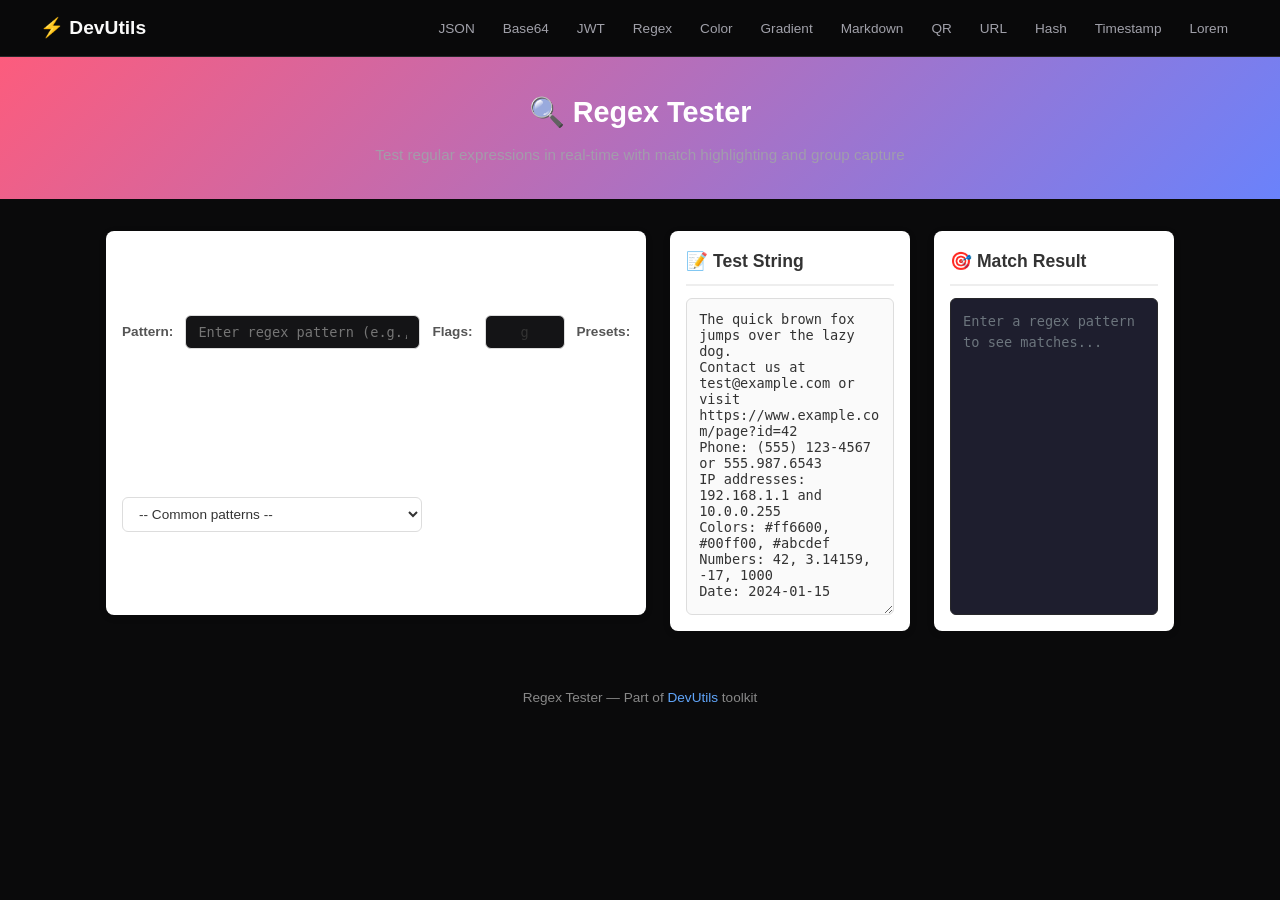
<file: tools/regex-tester.html>
<!DOCTYPE html>
<html lang="en">
<head>
<meta charset="UTF-8">
<meta name="viewport" content="width=device-width, initial-scale=1.0">
<title>Regex Tester - DevUtils</title>
<link rel="stylesheet" href="../css/style.css">
<style>
  .tool-header{background:linear-gradient(135deg,#fc5c7d 0%,#6a82fb 100%);color:#fff;padding:2rem 1rem;text-align:center}
  .tool-header h1{margin:0;font-size:1.8rem}
  .tool-header p{margin:.5rem 0 0;opacity:.9}
  .tool-area{max-width:1100px;margin:1.5rem auto;padding:0 1rem}
  .regex-controls{background:#fff;border-radius:8px;box-shadow:0 2px 8px rgba(0,0,0,.08);padding:1rem;margin-bottom:1rem;display:flex;flex-wrap:wrap;gap:.75rem;align-items:center}
  .regex-controls label{font-weight:600;font-size:.85rem;color:#555}
  .regex-controls input[type="text"]{padding:.5rem .75rem;border:1px solid #ddd;border-radius:6px;font-family:'Fira Code',monospace,Consolas;font-size:.85rem;color:#333}
  .regex-controls input[type="text"]:focus{outline:none;border-color:#6a82fb;box-shadow:0 0 0 3px rgba(106,130,251,.15)}
  #regexPattern{flex:1;min-width:200px}
  #regexFlags{width:80px;text-align:center}
  .regex-controls select{padding:.5rem .75rem;border:1px solid #ddd;border-radius:6px;font-size:.85rem;color:#333;background:#fff;cursor:pointer}
  .panels{display:grid;grid-template-columns:1fr 1fr;gap:1.5rem}
  @media(max-width:768px){.panels{grid-template-columns:1fr}}
  .panel{background:#fff;border-radius:8px;box-shadow:0 2px 8px rgba(0,0,0,.08);padding:1rem;display:flex;flex-direction:column}
  .panel h2{margin:0 0 .75rem;font-size:1.1rem;color:#333;border-bottom:2px solid #eee;padding-bottom:.5rem}
  textarea{width:100%;min-height:200px;font-family:'Fira Code',monospace,Consolas;font-size:.85rem;border:1px solid #ddd;border-radius:6px;padding:.75rem;resize:vertical;background:#fafafa;color:#333;box-sizing:border-box}
  textarea:focus{outline:none;border-color:#6a82fb;box-shadow:0 0 0 3px rgba(106,130,251,.15)}
  .output-area{min-height:200px;background:#1e1e2e;border-radius:6px;padding:.75rem;font-family:'Fira Code',monospace,Consolas;font-size:.85rem;overflow:auto;color:#cdd6f4;white-space:pre-wrap;word-break:break-word;line-height:1.6}
  .match-count{background:#e8f4fd;color:#0c5460;border:1px solid #bee5eb;border-radius:6px;padding:.5rem .75rem;margin:.75rem 0;font-size:.85rem;font-weight:600}
  .match-count strong{color:#6a82fb;font-size:1.1rem}
  .highlight{background:#6a82fb;color:#fff;border-radius:3px;padding:0 2px}
  .group1{background:#e74c3c;color:#fff;border-radius:3px;padding:0 2px}
  .groups-table{width:100%;border-collapse:collapse;margin-top:.75rem;font-size:.82rem}
  .groups-table th{background:#f8f9fa;text-align:left;padding:.5rem;border:1px solid #dee2e6;font-weight:600;color:#555}
  .groups-table td{padding:.5rem;border:1px solid #dee2e6;font-family:'Fira Code',monospace,Consolas;word-break:break-all}
  .groups-table tr:nth-child(even){background:#f8f9fa}
  .error-msg{background:#f8d7da;color:#721c24;border:1px solid #f5c6cb;border-radius:6px;padding:.75rem;margin-top:.5rem;font-family:monospace;white-space:pre-wrap;display:none}
  .groups-section{background:#fff;border-radius:8px;box-shadow:0 2px 8px rgba(0,0,0,.08);padding:1rem;margin-top:1rem}
  .groups-section h2{margin:0 0 .5rem;font-size:1.1rem;color:#333}
  footer{text-align:center;padding:2rem 1rem;color:#888;font-size:.85rem}
</style>
</head>
<body>
<nav class="navbar"><div class="navbar-inner">
<a class="navbar-brand" href="../index.html">⚡ DevUtils</a>
<button class="menu-toggle" onclick="document.querySelector('.navbar-links').classList.toggle('open')">☰</button>
<ul class="navbar-links">
  <li><a href="json-formatter.html">JSON</a></li>
  <li><a href="base64.html">Base64</a></li>
  <li><a href="jwt-decoder.html">JWT</a></li>
  <li><a href="regex-tester.html">Regex</a></li>
  <li><a href="color-picker.html">Color</a></li>
  <li><a href="css-gradient.html">Gradient</a></li>
  <li><a href="markdown.html">Markdown</a></li>
  <li><a href="qr-generator.html">QR</a></li>
  <li><a href="url-codec.html">URL</a></li>
  <li><a href="hash-generator.html">Hash</a></li>
  <li><a href="timestamp.html">Timestamp</a></li>
  <li><a href="lorem-ipsum.html">Lorem</a></li>
</ul>
</div></nav>

<div class="tool-header">
  <h1>🔍 Regex Tester</h1>
  <p>Test regular expressions in real-time with match highlighting and group capture</p>
</div>

<div class="tool-area">
  <div class="regex-controls">
    <label for="regexPattern">Pattern:</label>
    <input type="text" id="regexPattern" placeholder="Enter regex pattern (e.g., \d+)" oninput="runRegex()">
    <label for="regexFlags">Flags:</label>
    <input type="text" id="regexFlags" value="g" placeholder="gim" oninput="runRegex()">
    <label>Presets:</label>
    <select id="presetSelect" onchange="applyPreset()">
      <option value="">-- Common patterns --</option>
      <option value="email">Email</option>
      <option value="url">URL</option>
      <option value="phone">Phone (US)</option>
      <option value="ip">IPv4 Address</option>
      <option value="ipv6">IPv6 Address</option>
      <option value="date">Date (YYYY-MM-DD)</option>
      <option value="hex">Hex Color</option>
      <option value="number">Decimal Number</option>
      <option value="tag">HTML Tag</option>
      <option value="creditcard">Credit Card</option>
      <option value="username">Username (alphanumeric)</option>
      <option value="password">Password (8+, upper+lower+digit+special)</option>
    </select>
  </div>

  <div class="panels">
    <div class="panel">
      <h2>📝 Test String</h2>
      <textarea id="testString" placeholder="Enter your test string here..." oninput="runRegex()">The quick brown fox jumps over the lazy dog.
Contact us at test@example.com or visit https://www.example.com/page?id=42
Phone: (555) 123-4567 or 555.987.6543
IP addresses: 192.168.1.1 and 10.0.0.255
Colors: #ff6600, #00ff00, #abcdef
Numbers: 42, 3.14159, -17, 1000
Date: 2024-01-15</textarea>
    </div>
    <div class="panel">
      <h2>🎯 Match Result</h2>
      <div id="matchCount" class="match-count" style="display:none"></div>
      <div id="matchOutput" class="output-area">Matches will appear here...</div>
    </div>
  </div>

  <div id="groupsSection" class="groups-section" style="display:none">
    <h2>📊 Capture Groups</h2>
    <table class="groups-table" id="groupsTable">
      <thead>
        <tr><th>Match #</th><th>Full Match</th><th>Groups</th><th>Index</th></tr>
      </thead>
      <tbody id="groupsBody"></tbody>
    </table>
  </div>

  <div id="errorMsg" class="error-msg"></div>
</div>

<footer>
  <p>Regex Tester — Part of <a href="../index.html">DevUtils</a> toolkit</p>
</footer>

<script>
const patternEl = document.getElementById('regexPattern');
const flagsEl = document.getElementById('regexFlags');
const testEl = document.getElementById('testString');
const matchOutput = document.getElementById('matchOutput');
const matchCountEl = document.getElementById('matchCount');
const groupsSection = document.getElementById('groupsSection');
const groupsBody = document.getElementById('groupsBody');
const errorEl = document.getElementById('errorMsg');

const presets = {
  email: { pattern: '[a-zA-Z0-9._%+-]+@[a-zA-Z0-9.-]+\\.[a-zA-Z]{2,}', flags: 'gi' },
  url: { pattern: 'https?:\\/\\/[\\w\\-]+(\\.[\\w\\-]+)+[\\/\\w\\-._~:?#@!$&\'()*+,;=%]*', flags: 'gi' },
  phone: { pattern: '(?:\\(\\d{3}\\)|\\d{3})[-.\\s]?\\d{3}[-.\\s]?\\d{4}', flags: 'g' },
  ip: { pattern: '\\b(?:(?:25[0-5]|2[0-4]\\d|[01]?\\d\\d?)\\.){3}(?:25[0-5]|2[0-4]\\d|[01]?\\d\\d?)\\b', flags: 'g' },
  ipv6: { pattern: '(?:[0-9a-fA-F]{1,4}:){7}[0-9a-fA-F]{1,4}', flags: 'g' },
  date: { pattern: '\\d{4}-(?:0[1-9]|1[0-2])-(?:0[1-9]|[12]\\d|3[01])', flags: 'g' },
  hex: { pattern: '#(?:[0-9a-fA-F]{3}){1,2}\\b', flags: 'gi' },
  number: { pattern: '-?\\d+(?:\\.\\d+)?', flags: 'g' },
  tag: { pattern: '<\\/?[a-zA-Z][\\w\\-]*(?:\\s[^>]*)?>', flags: 'g' },
  creditcard: { pattern: '\\b(?:\\d[ -]*?){13,19}\\b', flags: 'g' },
  username: { pattern: '^[a-zA-Z0-9_]{3,20}$', flags: 'gm' },
  password: { pattern: '(?=.*[a-z])(?=.*[A-Z])(?=.*\\d)(?=.*[!@#$%^&*]).{8,}', flags: '' }
};

function applyPreset() {
  const sel = document.getElementById('presetSelect').value;
  if (!sel) return;
  const p = presets[sel];
  patternEl.value = p.pattern;
  flagsEl.value = p.flags;
  runRegex();
}

function hideError() { errorEl.style.display = 'none'; }
function showError(msg) {
  errorEl.textContent = msg;
  errorEl.style.display = 'block';
}

function escapeHtml(str) {
  return str.replace(/&/g, '&amp;').replace(/</g, '&lt;').replace(/>/g, '&gt;');
}

function runRegex() {
  hideError();
  const pattern = patternEl.value;
  const flags = flagsEl.value;
  const testStr = testEl.value;

  if (!pattern) {
    matchOutput.innerHTML = '<span style="color:#6c757d">Enter a regex pattern to see matches...</span>';
    matchCountEl.style.display = 'none';
    groupsSection.style.display = 'none';
    return;
  }

  if (!testStr) {
    matchOutput.innerHTML = '<span style="color:#6c757d">Enter a test string...</span>';
    matchCountEl.style.display = 'none';
    groupsSection.style.display = 'none';
    return;
  }

  let regex;
  try {
    regex = new RegExp(pattern, flags);
  } catch (e) {
    showError('Invalid regex: ' + e.message);
    matchOutput.innerHTML = '<span style="color:#f38ba8">⚠ Invalid regular expression</span>';
    matchCountEl.style.display = 'none';
    groupsSection.style.display = 'none';
    return;
  }

  // Collect all matches
  const matches = [];
  if (flags.includes('g')) {
    let m;
    // Use a copy to avoid infinite loops with zero-length matches
    let lastIndex = -1;
    const re = new RegExp(pattern, flags);
    while ((m = re.exec(testStr)) !== null) {
      if (m.index === lastIndex) {
        re.lastIndex++;
        lastIndex = -2; // prevent double skip
      }
      lastIndex = m.index;
      matches.push({ match: m[0], index: m.index, groups: Array.from(m).slice(1) });
      if (m[0].length === 0) re.lastIndex++;
    }
  } else {
    const m = regex.exec(testStr);
    if (m) {
      matches.push({ match: m[0], index: m.index, groups: Array.from(m).slice(1) });
    }
  }

  if (matches.length === 0) {
    matchOutput.innerHTML = '<span style="color:#6c757d">No matches found.</span>';
    matchCountEl.style.display = 'none';
    groupsSection.style.display = 'none';
    return;
  }

  // Build highlighted output
  let html = '';
  let lastEnd = 0;
  // Sort by index
  matches.sort((a, b) => a.index - b.index);
  for (let i = 0; i < matches.length; i++) {
    const m = matches[i];
    if (m.index < lastEnd) continue; // skip overlapping
    html += escapeHtml(testStr.substring(lastEnd, m.index));
    html += '<span class="highlight">' + escapeHtml(m.match) + '</span>';
    lastEnd = m.index + m.match.length;
  }
  html += escapeHtml(testStr.substring(lastEnd));
  matchOutput.innerHTML = html;

  // Match count
  matchCountEl.innerHTML = '✅ Found <strong>' + matches.length + '</strong> match' + (matches.length !== 1 ? 'es' : '');
  matchCountEl.style.display = 'block';

  // Groups table
  const hasGroups = matches.some(m => m.groups.length > 0);
  if (hasGroups) {
    let tbody = '';
    for (let i = 0; i < matches.length; i++) {
      const m = matches[i];
      const groupStr = m.groups.map((g, gi) => '<span style="color:#6c757d">Group ' + (gi + 1) + ':</span> ' + escapeHtml(g || '(empty)')).join('<br>');
      tbody += '<tr><td>' + (i + 1) + '</td><td>' + escapeHtml(m.match) + '</td><td>' + groupStr + '</td><td>' + m.index + '</td></tr>';
    }
    groupsBody.innerHTML = tbody;
    groupsSection.style.display = 'block';
  } else {
    groupsSection.style.display = 'none';
  }
}

// Initial run
runRegex();
</script>
</body>
</html>
</file>
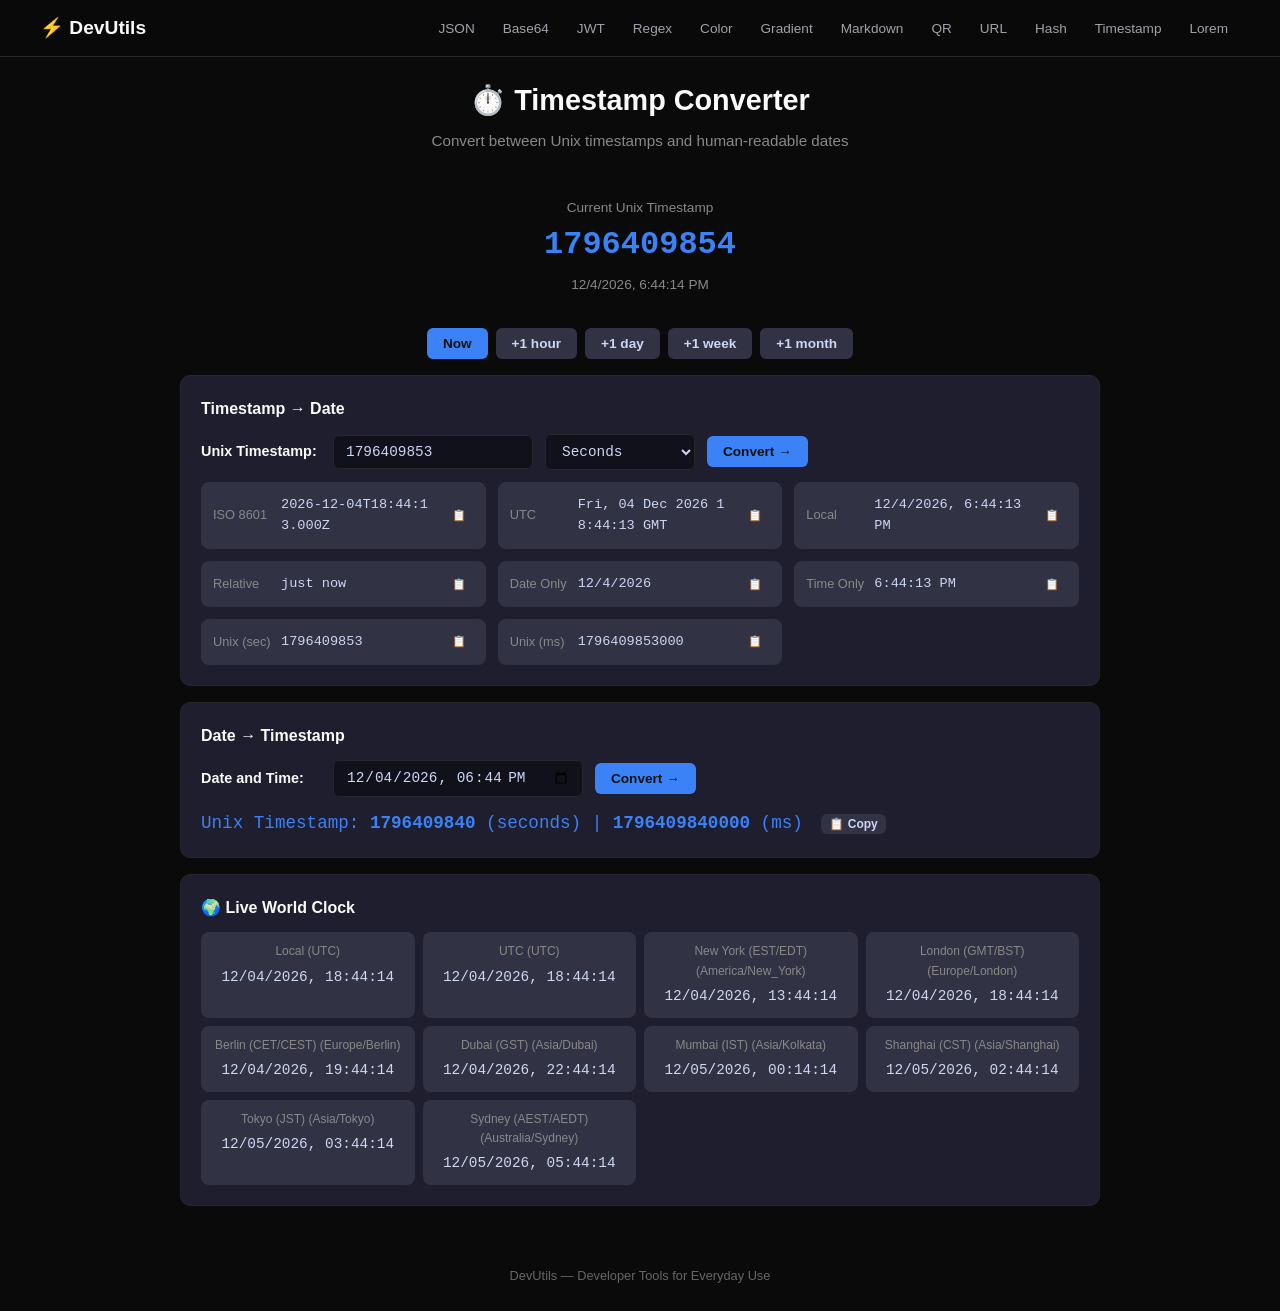
<file: tools/timestamp.html>
<!DOCTYPE html>
<html lang="en">
<head>
<meta charset="UTF-8">
<meta name="viewport" content="width=device-width, initial-scale=1.0">
<title>Timestamp Converter - DevUtils</title>
<link rel="stylesheet" href="../css/style.css">
<style>
.tool-container{max-width:960px;margin:0 auto;padding:20px}
.tool-header{text-align:center;margin-bottom:24px}
.tool-header h1{font-size:1.8rem;margin-bottom:6px}
.tool-header p{color:#888;font-size:.95rem}
.panel{background:var(--card-bg,#1e1e2e);border-radius:10px;padding:20px;margin-bottom:16px;border:1px solid var(--border,#333)}
.btn{padding:8px 16px;border:none;border-radius:6px;cursor:pointer;font-size:.85rem;font-weight:600;transition:background .2s}
.btn-primary{background:var(--accent,#89b4fa);color:#111}
.btn-secondary{background:var(--surface2,#313244);color:var(--text,#cdd6f4)}
.btn:hover{opacity:.85}
.btn-row{display:flex;gap:8px;flex-wrap:wrap;margin-bottom:12px}
.input-row{display:flex;gap:12px;align-items:center;margin-bottom:12px;flex-wrap:wrap}
.input-row label{font-weight:600;font-size:.9rem;min-width:120px}
.input-row input,.input-row select{background:var(--input-bg,#11111b);color:var(--text,#cdd6f4);border:1px solid var(--border,#333);border-radius:6px;padding:8px 12px;font-size:.9rem;font-family:monospace}
.input-row input:focus,.input-row select:focus{outline:none;border-color:var(--accent,#89b4fa)}
.current-ts{text-align:center;padding:16px;margin-bottom:16px}
.current-ts .ts-val{font-size:2rem;font-family:monospace;font-weight:700;color:var(--accent,#89b4fa)}
.current-ts .ts-label{font-size:.85rem;color:#888;margin-top:4px}
.format-grid{display:grid;grid-template-columns:repeat(auto-fit,minmax(280px,1fr));gap:12px;margin-top:12px}
.format-card{background:var(--surface2,#313244);border-radius:8px;padding:12px;display:flex;justify-content:space-between;align-items:center;gap:8px}
.format-card .label{font-size:.8rem;color:#888;min-width:60px}
.format-card .value{font-family:monospace;font-size:.85rem;color:var(--text,#cdd6f4);word-break:break-all;flex:1}
.format-card .copy-sm{padding:2px 8px;font-size:.7rem}
.tz-grid{display:grid;grid-template-columns:repeat(auto-fit,minmax(200px,1fr));gap:8px;margin-top:12px}
.tz-card{background:var(--surface2,#313244);border-radius:8px;padding:10px;text-align:center}
.tz-card .tz-name{font-size:.75rem;color:#888;margin-bottom:4px}
.tz-card .tz-time{font-family:monospace;font-size:.9rem;color:var(--text,#cdd6f4)}
</style>
</head>
<body>
<nav class="navbar"><div class="navbar-inner">
<a class="navbar-brand" href="../index.html">⚡ DevUtils</a>
<button class="menu-toggle" onclick="document.querySelector('.navbar-links').classList.toggle('open')">☰</button>
<ul class="navbar-links">
  <li><a href="json-formatter.html">JSON</a></li>
  <li><a href="base64.html">Base64</a></li>
  <li><a href="jwt-decoder.html">JWT</a></li>
  <li><a href="regex-tester.html">Regex</a></li>
  <li><a href="color-picker.html">Color</a></li>
  <li><a href="css-gradient.html">Gradient</a></li>
  <li><a href="markdown.html">Markdown</a></li>
  <li><a href="qr-generator.html">QR</a></li>
  <li><a href="url-codec.html">URL</a></li>
  <li><a href="hash-generator.html">Hash</a></li>
  <li><a href="timestamp.html">Timestamp</a></li>
  <li><a href="lorem-ipsum.html">Lorem</a></li>
</ul>
</div></nav>

<div class="tool-container">
  <div class="tool-header">
    <h1>⏱️ Timestamp Converter</h1>
    <p>Convert between Unix timestamps and human-readable dates</p>
  </div>

  <div class="current-ts">
    <div class="ts-label">Current Unix Timestamp</div>
    <div class="ts-val" id="liveTimestamp">—</div>
    <div class="ts-label" id="liveLocal">—</div>
  </div>

  <div class="btn-row" style="justify-content:center;margin-bottom:16px">
    <button class="btn btn-primary" onclick="setNow()">Now</button>
    <button class="btn btn-secondary" onclick="offsetTimestamp(3600)">+1 hour</button>
    <button class="btn btn-secondary" onclick="offsetTimestamp(86400)">+1 day</button>
    <button class="btn btn-secondary" onclick="offsetTimestamp(604800)">+1 week</button>
    <button class="btn btn-secondary" onclick="offsetTimestamp(2592000)">+1 month</button>
  </div>

  <div class="panel">
    <h3 style="margin:0 0 12px;font-size:1rem">Timestamp → Date</h3>
    <div class="input-row">
      <label>Unix Timestamp:</label>
      <input type="text" id="tsInput" placeholder="e.g. 1700000000" style="width:200px">
      <select id="tsUnit" onchange="tsToDate()">
        <option value="s">Seconds</option>
        <option value="ms">Milliseconds</option>
      </select>
      <button class="btn btn-primary" onclick="tsToDate()">Convert →</button>
    </div>
    <div class="format-grid" id="tsFormats"></div>
  </div>

  <div class="panel">
    <h3 style="margin:0 0 12px;font-size:1rem">Date → Timestamp</h3>
    <div class="input-row">
      <label>Date and Time:</label>
      <input type="datetime-local" id="dateInput" style="width:250px">
      <button class="btn btn-primary" onclick="dateToTs()">Convert →</button>
    </div>
    <div style="margin-top:8px;font-family:monospace;font-size:1.1rem;color:var(--accent,#89b4fa)" id="tsResult"></div>
  </div>

  <div class="panel">
    <h3 style="margin:0 0 8px;font-size:1rem">🌍 Live World Clock</h3>
    <div class="tz-grid" id="tzGrid"></div>
  </div>
</div>

<footer style="text-align:center;padding:24px;color:#666;font-size:.8rem">
  DevUtils — Developer Tools for Everyday Use
</footer>

<script>
var timezones=[
  {name:'Local',tz:Intl.DateTimeFormat().resolvedOptions().timeZone},
  {name:'UTC',tz:'UTC'},
  {name:'New York (EST/EDT)',tz:'America/New_York'},
  {name:'London (GMT/BST)',tz:'Europe/London'},
  {name:'Berlin (CET/CEST)',tz:'Europe/Berlin'},
  {name:'Dubai (GST)',tz:'Asia/Dubai'},
  {name:'Mumbai (IST)',tz:'Asia/Kolkata'},
  {name:'Shanghai (CST)',tz:'Asia/Shanghai'},
  {name:'Tokyo (JST)',tz:'Asia/Tokyo'},
  {name:'Sydney (AEST/AEDT)',tz:'Australia/Sydney'}
];

function updateLive(){
  var now=Date.now();
  var sec=Math.floor(now/1000);
  document.getElementById('liveTimestamp').textContent=sec;
  document.getElementById('liveLocal').textContent=new Date(now).toLocaleString();
  var grid=document.getElementById('tzGrid');
  grid.innerHTML='';
  for(var i=0;i<timezones.length;i++){
    var tz=timezones[i];
    var d=new Date(now).toLocaleString('en-US',{timeZone:tz.tz,hour12:false,year:'numeric',month:'2-digit',day:'2-digit',hour:'2-digit',minute:'2-digit',second:'2-digit'});
    var card=document.createElement('div');card.className='tz-card';
    card.innerHTML='<div class="tz-name">'+tz.name+' ('+tz.tz+')</div><div class="tz-time">'+d+'</div>';
    grid.appendChild(card);
  }
}

function relativeTime(date){
  var now=Date.now();
  var diff=now-date.getTime();
  var abs=Math.abs(diff);
  var suffix=diff>0?'ago':'from now';
  var units=[
    {n:31536000,l:'year'},{n:2592000,l:'month'},{n:604800,l:'week'},
    {n:86400,l:'day'},{n:3600,l:'hour'},{n:60,l:'minute'},{n:1,l:'second'}
  ];
  for(var j=0;j<units.length;j++){
    var v=Math.floor(abs/1000/units[j].n);
    if(v>=1)return v+' '+units[j].l+(v>1?'s':'')+' '+suffix;
  }
  return 'just now';
}

function tsToDate(){
  var val=document.getElementById('tsInput').value.trim();
  if(!val)return;
  var ms=Number(val);
  if(document.getElementById('tsUnit').value==='s')ms*=1000;
  var d=new Date(ms);
  if(isNaN(d.getTime())){
    document.getElementById('tsFormats').innerHTML='<div style="color:#f38ba8">Invalid timestamp</div>';
    return;
  }
  var formats=[
    {label:'ISO 8601',value:d.toISOString()},
    {label:'UTC',value:d.toUTCString()},
    {label:'Local',value:d.toLocaleString()},
    {label:'Relative',value:relativeTime(d)},
    {label:'Date Only',value:d.toLocaleDateString()},
    {label:'Time Only',value:d.toLocaleTimeString()},
    {label:'Unix (sec)',value:Math.floor(ms/1000).toString()},
    {label:'Unix (ms)',value:ms.toString()}
  ];
  var html='';
  for(var i=0;i<formats.length;i++){
    html+='<div class="format-card"><span class="label">'+formats[i].label+'</span><span class="value">'+formats[i].value+'</span><button class="btn btn-secondary copy-sm" onclick="copyVal(this,\''+formats[i].value.replace(/'/g,"\\'")+'\')">📋</button></div>';
  }
  document.getElementById('tsFormats').innerHTML=html;
}

function dateToTs(){
  var val=document.getElementById('dateInput').value;
  if(!val)return;
  var d=new Date(val);
  var sec=Math.floor(d.getTime()/1000);
  document.getElementById('tsResult').innerHTML=
    '<span>Unix Timestamp:</span> <strong>'+sec+'</strong> (seconds) | <strong>'+d.getTime()+'</strong> (ms)'+
    ' <button class="btn btn-secondary" style="font-size:.75rem;padding:3px 8px;margin-left:8px" onclick="navigator.clipboard.writeText(\''+sec+'\');this.textContent=\'Copied\'">📋 Copy</button>';
}

function setNow(){
  var now=Math.floor(Date.now()/1000);
  document.getElementById('tsInput').value=now;
  var d=new Date();
  var local=new Date(d.getTime()-d.getTimezoneOffset()*60000).toISOString().slice(0,16);
  document.getElementById('dateInput').value=local;
  tsToDate();
  dateToTs();
}

function offsetTimestamp(offset){
  var val=Number(document.getElementById('tsInput').value)||Math.floor(Date.now()/1000);
  val+=offset;
  document.getElementById('tsInput').value=val;
  var d=new Date(val*1000);
  var local=new Date(d.getTime()-d.getTimezoneOffset()*60000).toISOString().slice(0,16);
  document.getElementById('dateInput').value=local;
  tsToDate();
  dateToTs();
}

function copyVal(btn,text){
  navigator.clipboard.writeText(text);
  btn.textContent='✓';setTimeout(function(){btn.textContent='📋'},1000);
}

document.getElementById('tsInput').addEventListener('keydown',function(e){if(e.key==='Enter')tsToDate()});

setNow();
setInterval(updateLive,1000);
updateLive();
</script>
</body>
</html>
</file>
<file: css/style.css>
/* DevUtils - Modern Developer Toolbox */
:root {
  --bg-primary: #0a0a0b;
  --bg-secondary: #141416;
  --bg-tertiary: #1a1a1e;
  --bg-card: #18181b;
  --bg-hover: #27272a;
  --border: #27272a;
  --border-light: #3f3f46;
  --text-primary: #fafafa;
  --text-secondary: #a1a1aa;
  --text-muted: #71717a;
  --accent: #3b82f6;
  --accent-hover: #2563eb;
  --accent-light: #60a5fa;
  --success: #22c55e;
  --warning: #eab308;
  --error: #ef4444;
  --radius: 8px;
  --radius-lg: 12px;
  --shadow: 0 4px 6px -1px rgba(0,0,0,0.3);
  --transition: 0.15s ease;
}
*,*::before,*::after{margin:0;padding:0;box-sizing:border-box}
html{font-size:16px;scroll-behavior:smooth}
body{font-family:-apple-system,BlinkMacSystemFont,'Segoe UI',Roboto,'Helvetica Neue',Arial,sans-serif;background:var(--bg-primary);color:var(--text-primary);line-height:1.6;min-height:100vh}
a{color:var(--accent-light);text-decoration:none}
a:hover{text-decoration:underline}

.navbar{position:sticky;top:0;z-index:100;background:rgba(10,10,11,0.85);backdrop-filter:blur(12px);border-bottom:1px solid var(--border);padding:0 1.5rem}
.navbar-inner{max-width:1200px;margin:0 auto;display:flex;align-items:center;justify-content:space-between;height:56px}
.navbar-brand{display:flex;align-items:center;gap:0.5rem;font-size:1.2rem;font-weight:700;color:var(--text-primary);text-decoration:none}
.navbar-brand:hover{text-decoration:none}
.navbar-links{display:flex;gap:0.25rem;list-style:none;overflow-x:auto;max-width:75%}
.navbar-links a{padding:0.4rem 0.75rem;border-radius:var(--radius);color:var(--text-secondary);font-size:0.85rem;white-space:nowrap;transition:all var(--transition);text-decoration:none}
.navbar-links a:hover,.navbar-links a.active{background:var(--bg-hover);color:var(--text-primary);text-decoration:none}
.menu-toggle{display:none;background:none;border:none;color:var(--text-primary);cursor:pointer;padding:0.5rem}
@media(max-width:768px){
  .menu-toggle{display:block}
  .navbar-links{display:none;position:absolute;top:56px;left:0;right:0;background:var(--bg-secondary);flex-direction:column;padding:0.5rem;border-bottom:1px solid var(--border);max-width:100%}
  .navbar-links.open{display:flex}
  .navbar-links a{padding:0.6rem 1rem}
}

.container{max-width:1200px;margin:0 auto;padding:2rem 1.5rem}
.page-header{text-align:center;margin-bottom:3rem}
.page-header h1{font-size:2.5rem;font-weight:800;margin-bottom:0.5rem;background:linear-gradient(135deg,var(--text-primary),var(--accent-light));-webkit-background-clip:text;-webkit-text-fill-color:transparent;background-clip:text}
.page-header p{color:var(--text-secondary);font-size:1.1rem;max-width:600px;margin:0 auto}
.tool-header{margin-bottom:2rem}
.tool-header h1{font-size:1.8rem;font-weight:700;margin-bottom:0.3rem}
.tool-header p{color:var(--text-secondary);font-size:0.95rem}

.tools-grid{display:grid;grid-template-columns:repeat(auto-fill,minmax(280px,1fr));gap:1rem}
.tool-card{background:var(--bg-card);border:1px solid var(--border);border-radius:var(--radius-lg);padding:1.5rem;transition:all var(--transition);cursor:pointer;display:flex;flex-direction:column;gap:0.75rem}
.tool-card:hover{border-color:var(--accent);transform:translateY(-2px);box-shadow:0 8px 25px rgba(59,130,246,0.1)}
.tool-card-icon{width:40px;height:40px;border-radius:var(--radius);background:var(--bg-tertiary);display:flex;align-items:center;justify-content:center;font-size:1.2rem}
.tool-card h3{font-size:1rem;font-weight:600}
.tool-card p{color:var(--text-secondary);font-size:0.85rem;line-height:1.5}

.tool-area{display:flex;gap:1.5rem;min-height:400px}
@media(max-width:768px){.tool-area{flex-direction:column}}
.tool-panel{flex:1;display:flex;flex-direction:column;gap:0.75rem}
.tool-panel-header{display:flex;align-items:center;justify-content:space-between}
.tool-panel-header label{font-size:0.85rem;font-weight:600;color:var(--text-secondary);text-transform:uppercase;letter-spacing:0.05em}

textarea,input[type="text"],input[type="number"]{width:100%;background:var(--bg-secondary);border:1px solid var(--border);border-radius:var(--radius);padding:0.75rem 1rem;color:var(--text-primary);font-family:'SF Mono','Fira Code','Cascadia Code',monospace;font-size:0.9rem;resize:vertical;transition:border-color var(--transition)}
textarea:focus,input[type="text"]:focus,input[type="number"]:focus{outline:none;border-color:var(--accent)}
textarea{min-height:250px;flex:1}

.btn{display:inline-flex;align-items:center;gap:0.4rem;padding:0.5rem 1rem;border-radius:var(--radius);font-size:0.85rem;font-weight:500;cursor:pointer;border:none;transition:all var(--transition)}
.btn-primary{background:var(--accent);color:white}
.btn-primary:hover{background:var(--accent-hover)}
.btn-secondary{background:var(--bg-tertiary);color:var(--text-primary);border:1px solid var(--border)}
.btn-secondary:hover{background:var(--bg-hover);border-color:var(--border-light)}
.btn-sm{padding:0.35rem 0.75rem;font-size:0.8rem}
.btn-group{display:flex;gap:0.5rem;flex-wrap:wrap}

.output-area{background:var(--bg-secondary);border:1px solid var(--border);border-radius:var(--radius);padding:0.75rem 1rem;font-family:'SF Mono','Fira Code','Cascadia Code',monospace;font-size:0.9rem;min-height:250px;flex:1;overflow:auto;white-space:pre-wrap;word-break:break-all}
.output-area.success{border-color:var(--success)}
.output-area.error{border-color:var(--error)}

.badge{display:inline-block;padding:0.2rem 0.6rem;border-radius:999px;font-size:0.75rem;font-weight:500}
.badge-success{background:rgba(34,197,94,0.15);color:var(--success)}
.badge-error{background:rgba(239,68,68,0.15);color:var(--error)}
.badge-info{background:rgba(59,130,246,0.15);color:var(--accent-light)}

.options-panel{display:flex;gap:1rem;align-items:center;flex-wrap:wrap;padding:0.75rem 1rem;background:var(--bg-tertiary);border-radius:var(--radius);border:1px solid var(--border)}
.options-panel label{display:flex;align-items:center;gap:0.4rem;font-size:0.85rem;color:var(--text-secondary);cursor:pointer}
.options-panel select{background:var(--bg-secondary);border:1px solid var(--border);border-radius:var(--radius);padding:0.3rem 0.5rem;color:var(--text-primary);font-size:0.85rem}

.toast-container{position:fixed;bottom:1.5rem;right:1.5rem;z-index:1000;display:flex;flex-direction:column;gap:0.5rem}
.toast{padding:0.75rem 1.25rem;border-radius:var(--radius);font-size:0.85rem;animation:slideIn 0.3s ease;box-shadow:var(--shadow)}
.toast-success{background:var(--success);color:white}
.toast-error{background:var(--error);color:white}
.toast-info{background:var(--accent);color:white}
@keyframes slideIn{from{transform:translateX(100%);opacity:0}to{transform:translateX(0);opacity:1}}

.footer{text-align:center;padding:2rem 1.5rem;color:var(--text-muted);font-size:0.85rem;border-top:1px solid var(--border);margin-top:3rem}
.footer a{color:var(--text-secondary)}
.search-box{max-width:500px;margin:0 auto 2rem;position:relative}
.search-box input{width:100%;padding:0.75rem 1rem 0.75rem 2.5rem;background:var(--bg-secondary);border:1px solid var(--border);border-radius:999px;font-size:0.95rem;color:var(--text-primary)}
.search-box input:focus{outline:none;border-color:var(--accent)}
.search-box svg{position:absolute;left:0.85rem;top:50%;transform:translateY(-50%);color:var(--text-muted);width:18px;height:18px}

.features{display:grid;grid-template-columns:repeat(auto-fill,minmax(250px,1fr));gap:1.5rem;margin-top:3rem}
.feature-item{text-align:center;padding:1.5rem}
.feature-item .icon{font-size:2rem;margin-bottom:0.75rem}
.feature-item h3{font-size:1rem;margin-bottom:0.5rem}
.feature-item p{color:var(--text-secondary);font-size:0.85rem}

::-webkit-scrollbar{width:8px;height:8px}
::-webkit-scrollbar-track{background:var(--bg-secondary)}
::-webkit-scrollbar-thumb{background:var(--bg-hover);border-radius:4px}
::-webkit-scrollbar-thumb:hover{background:var(--border-light)}

input[type="color"]{-webkit-appearance:none;border:1px solid var(--border);border-radius:var(--radius);width:60px;height:40px;cursor:pointer;background:transparent}
input[type="color"]::-webkit-color-swatch-wrapper{padding:2px}
input[type="color"]::-webkit-color-swatch{border-radius:4px;border:none}
</file>
